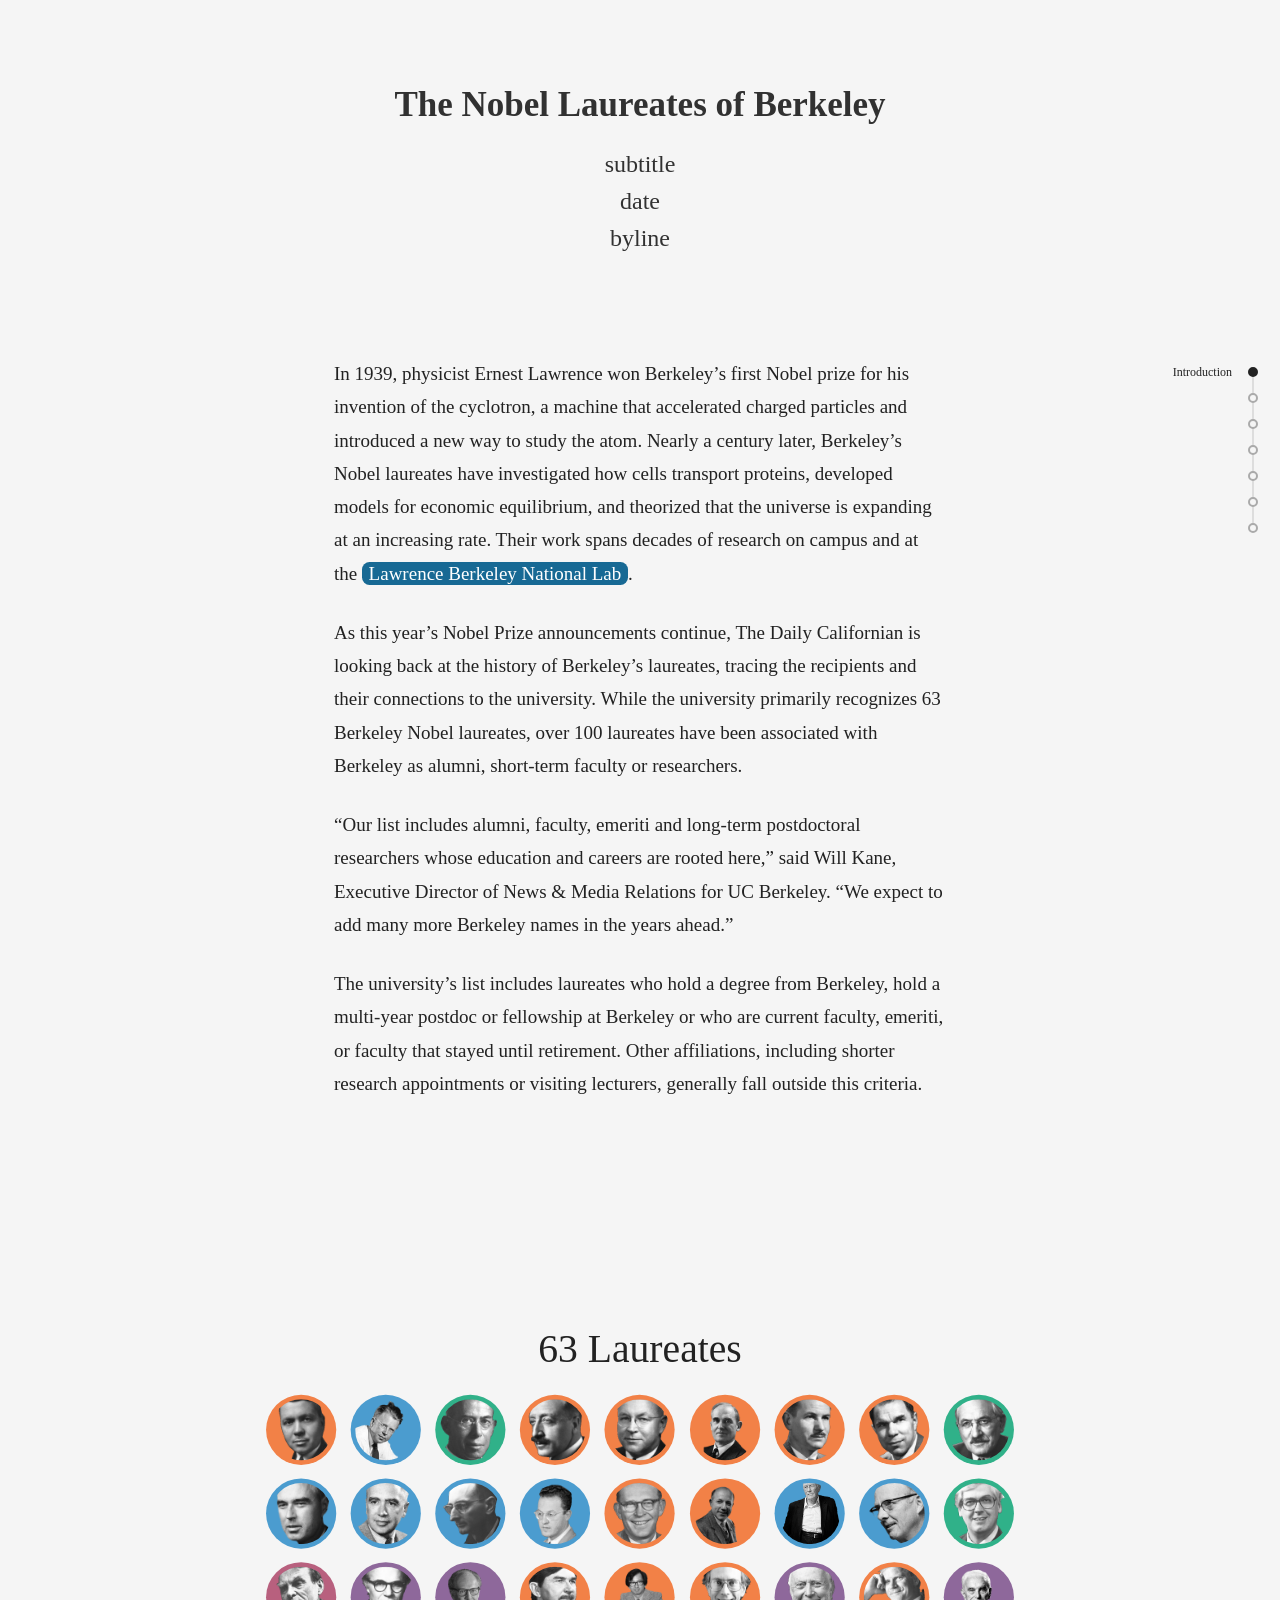
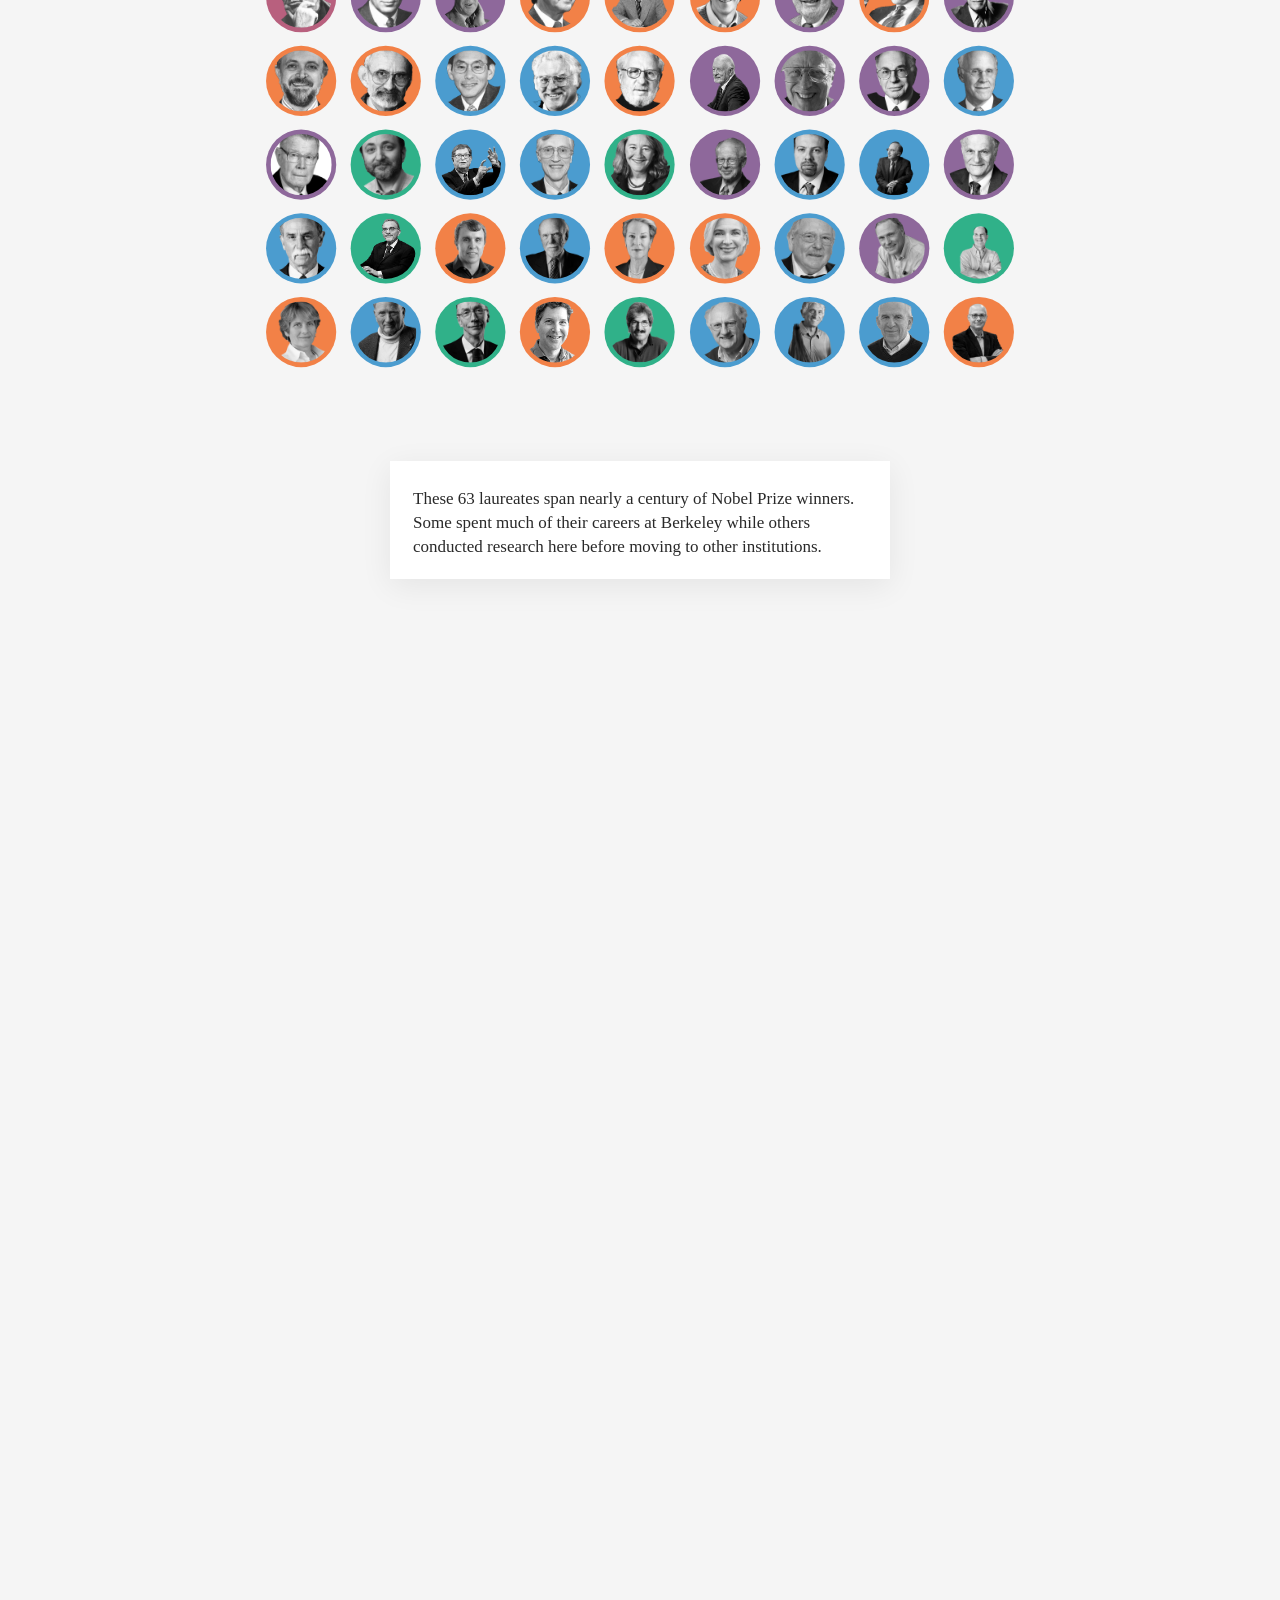
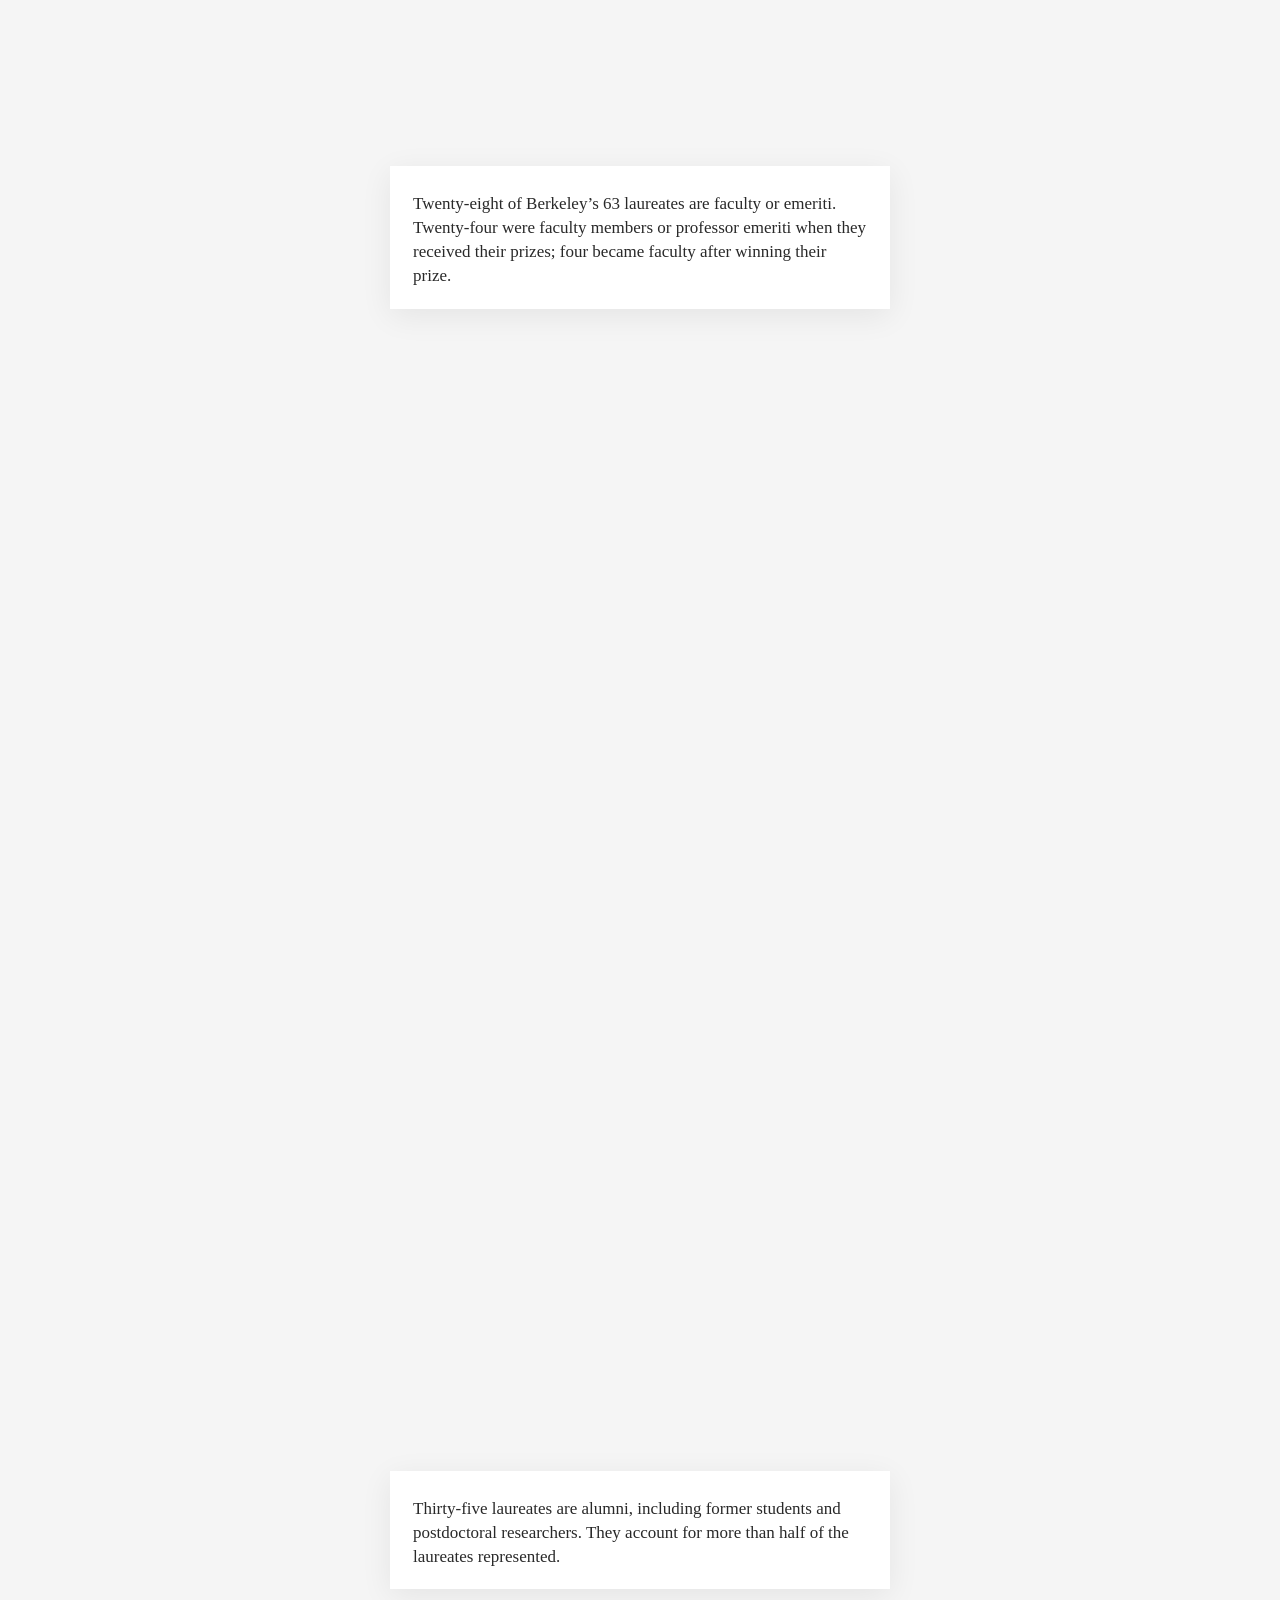
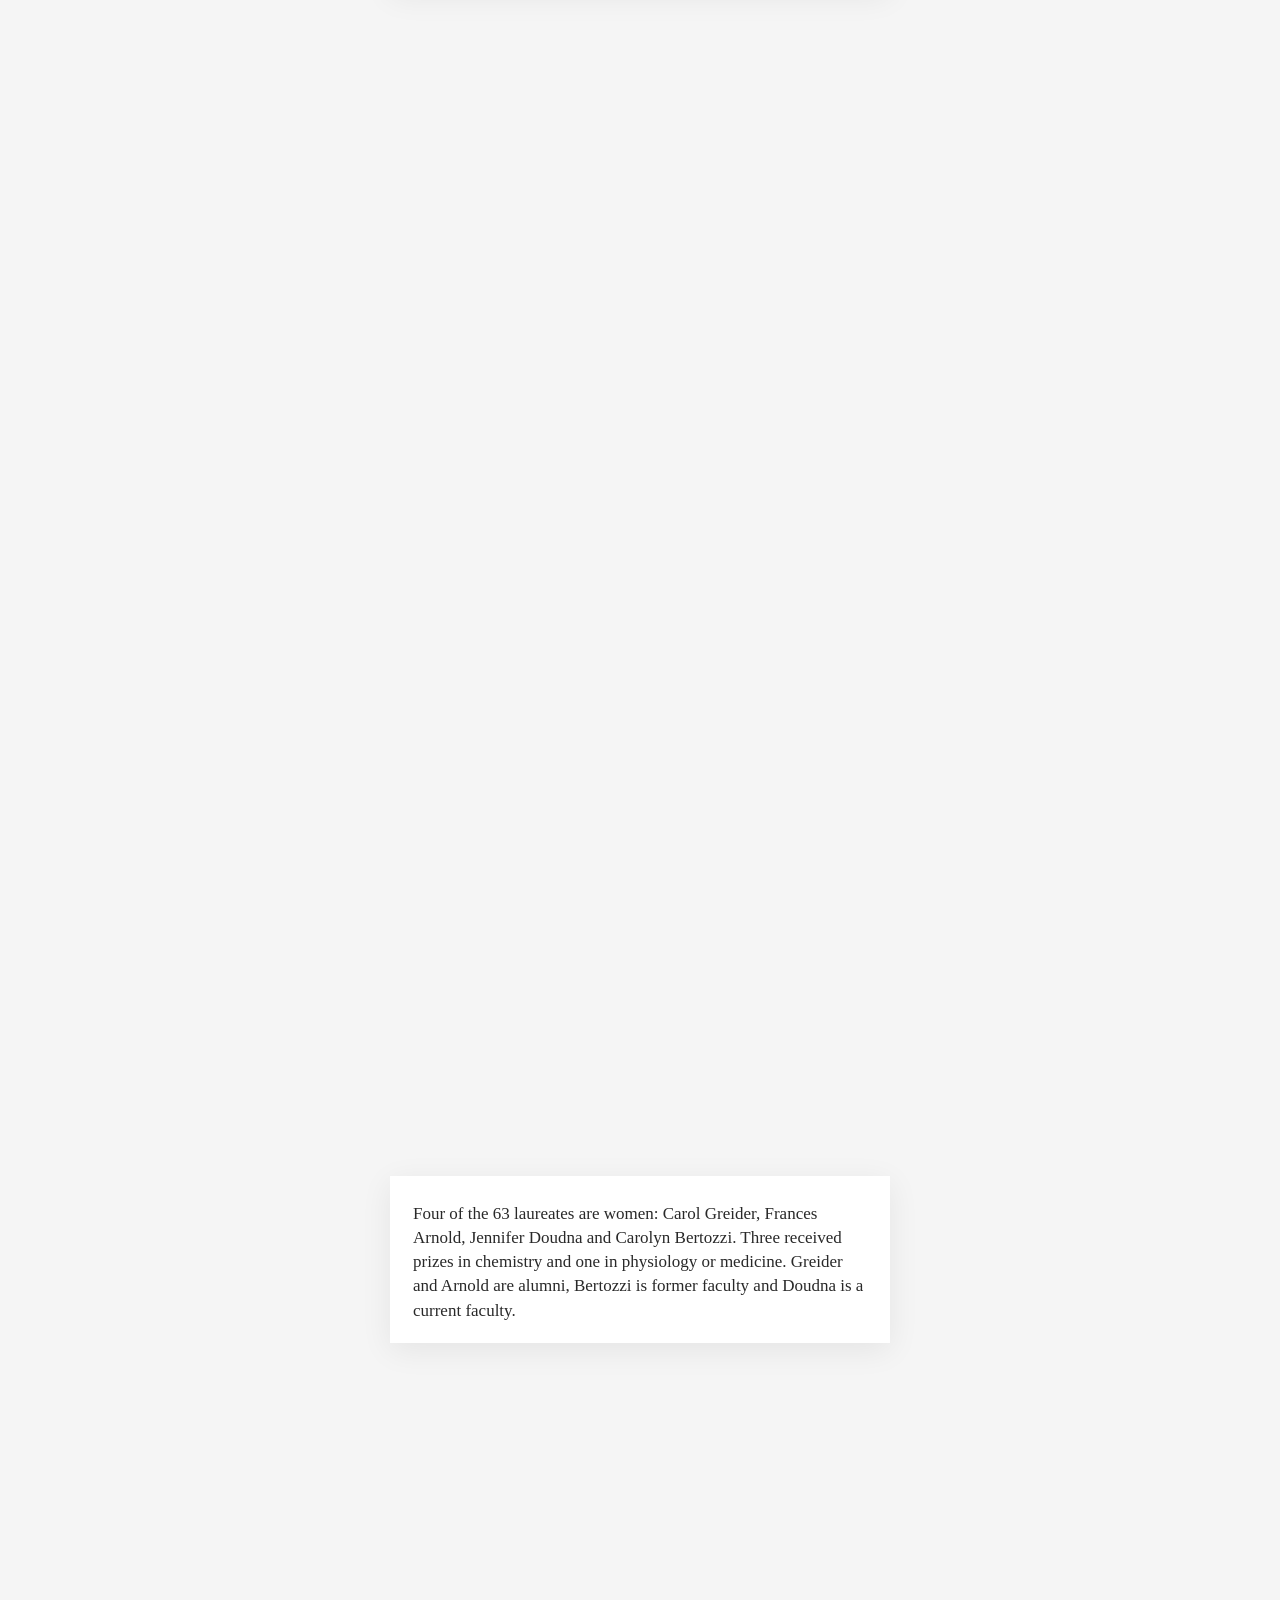
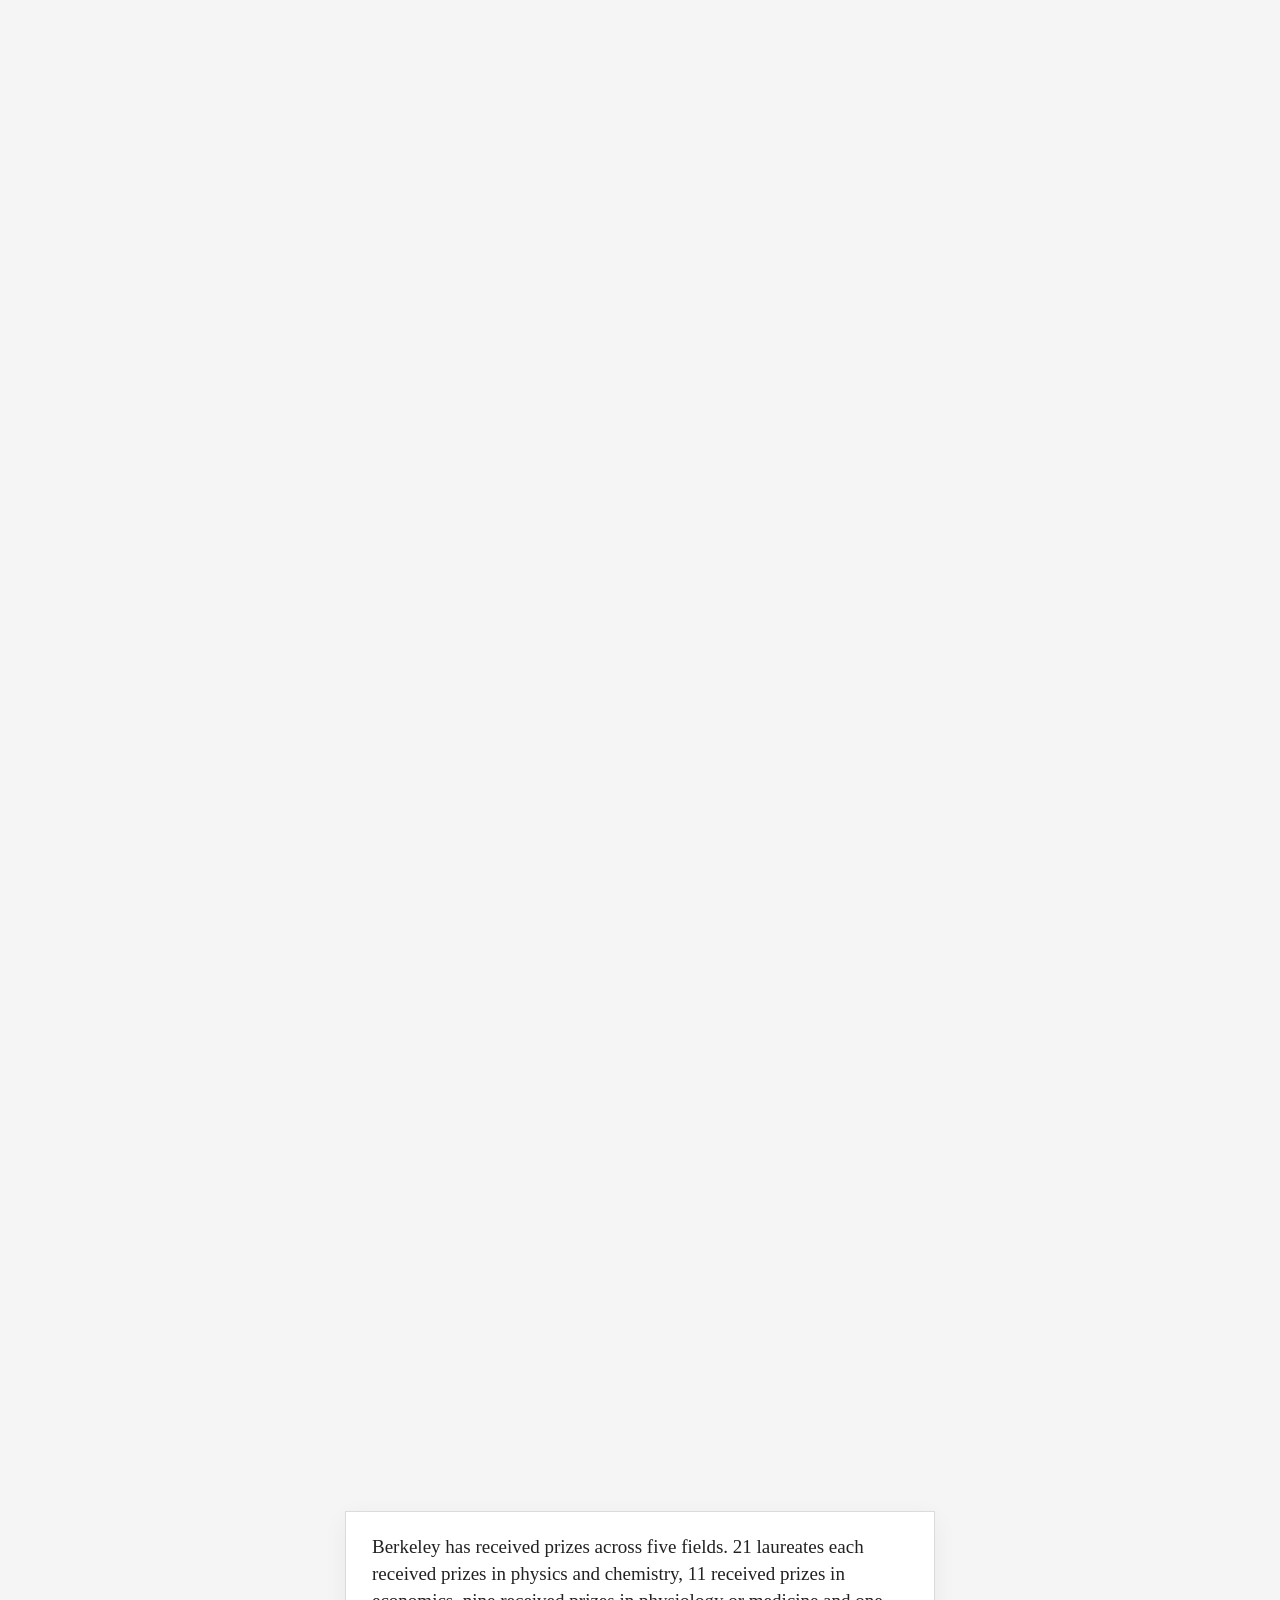
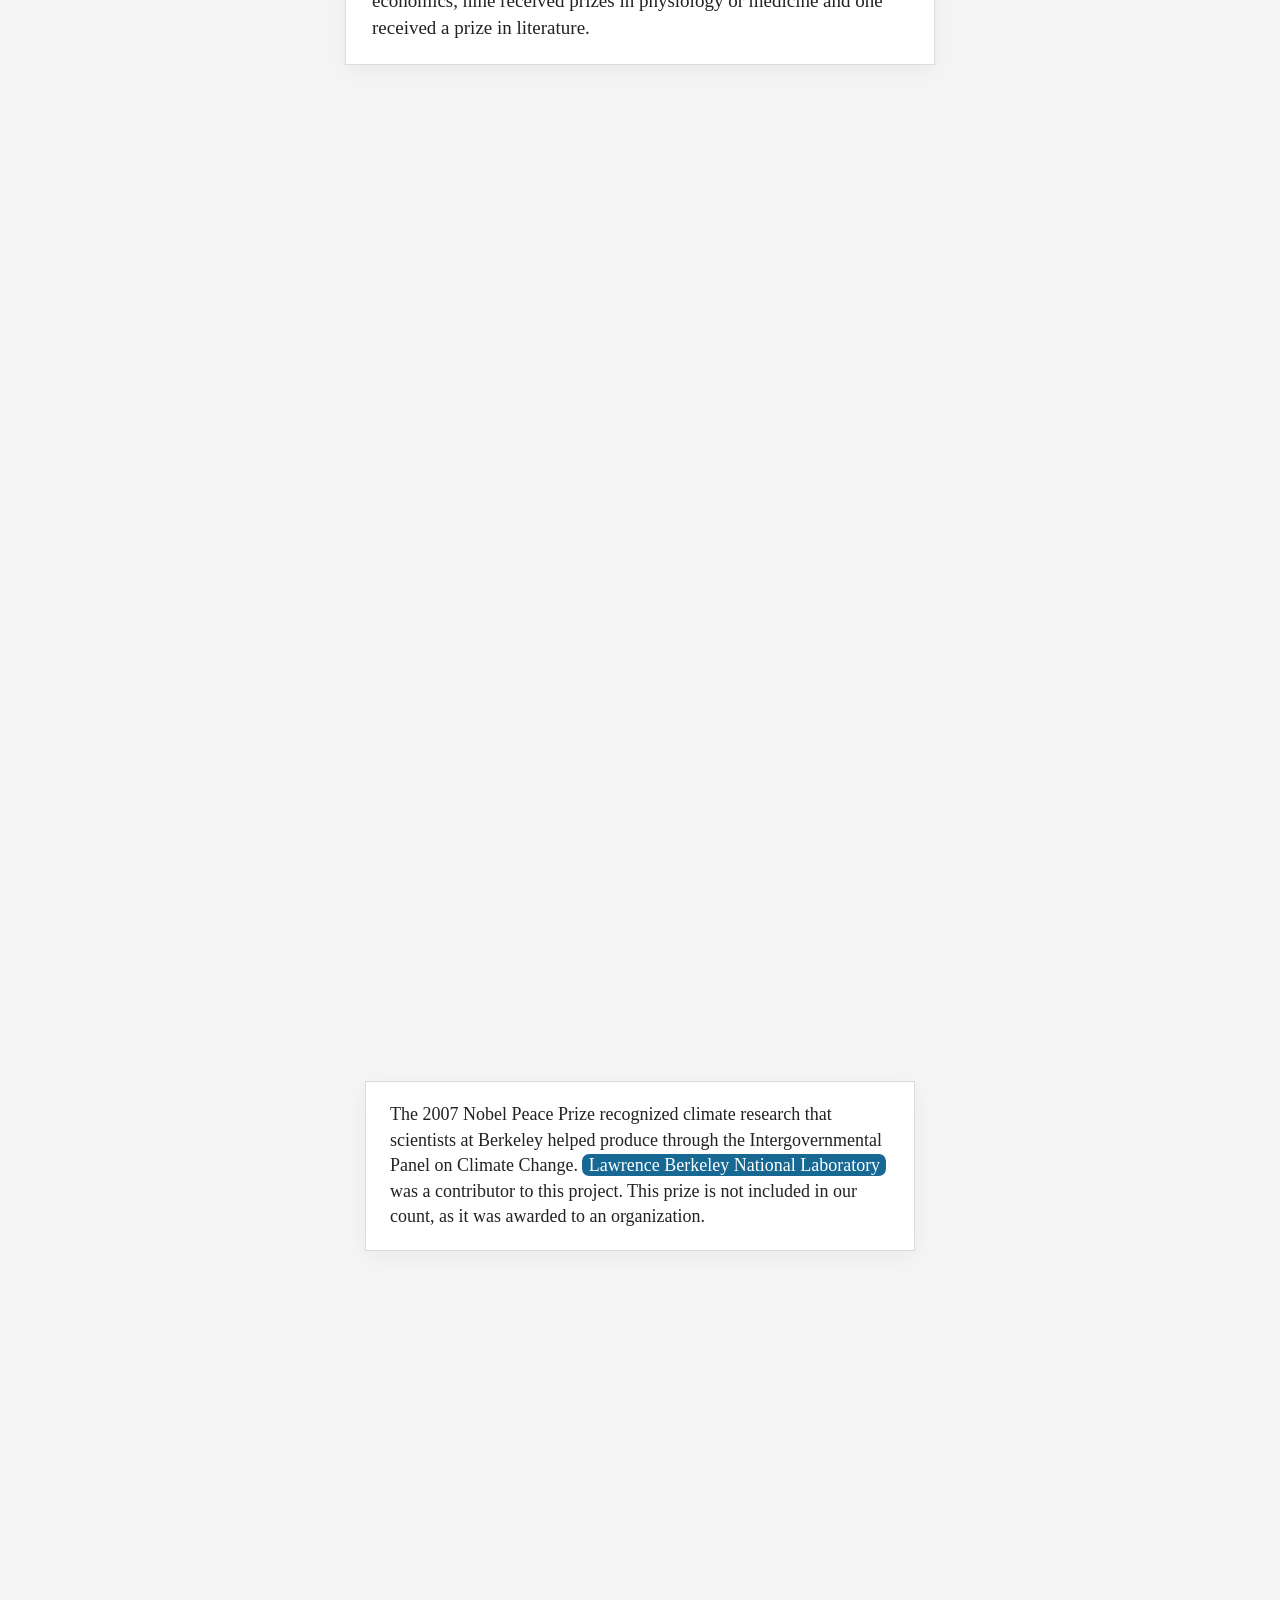
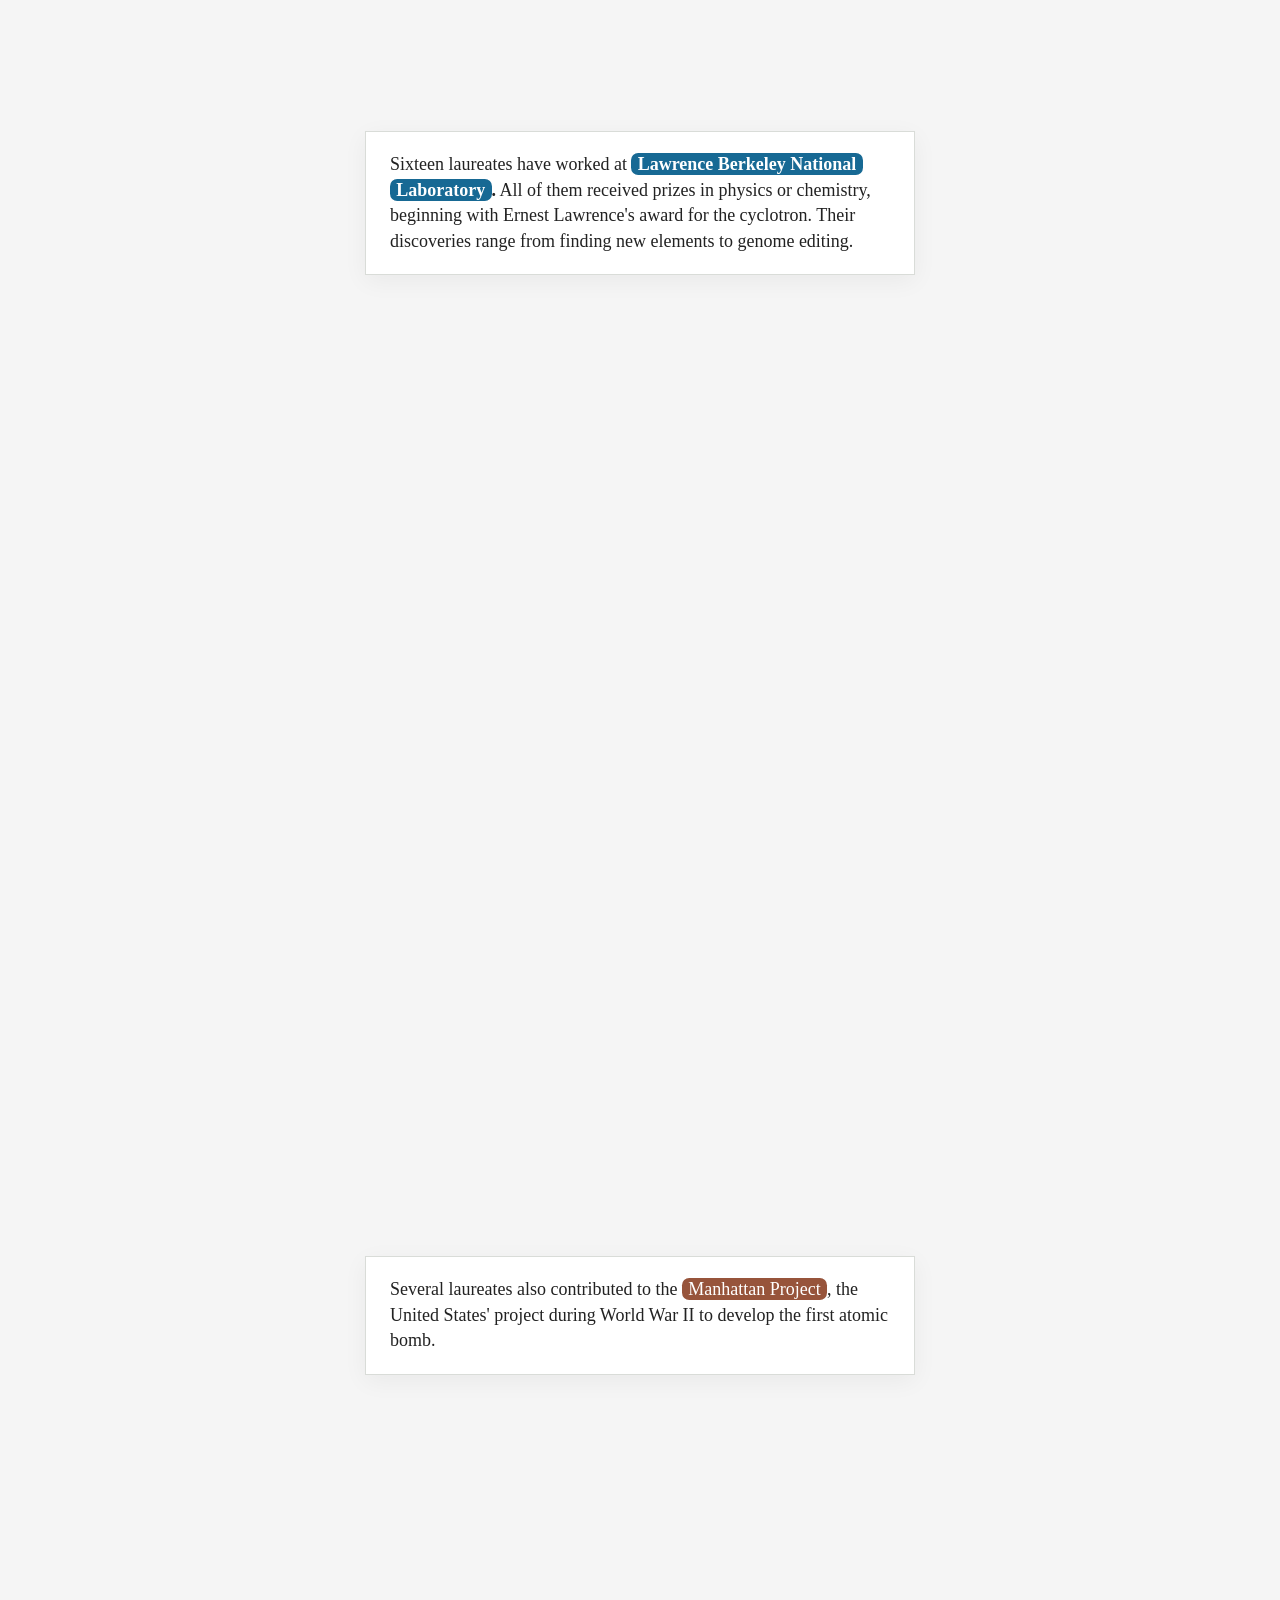
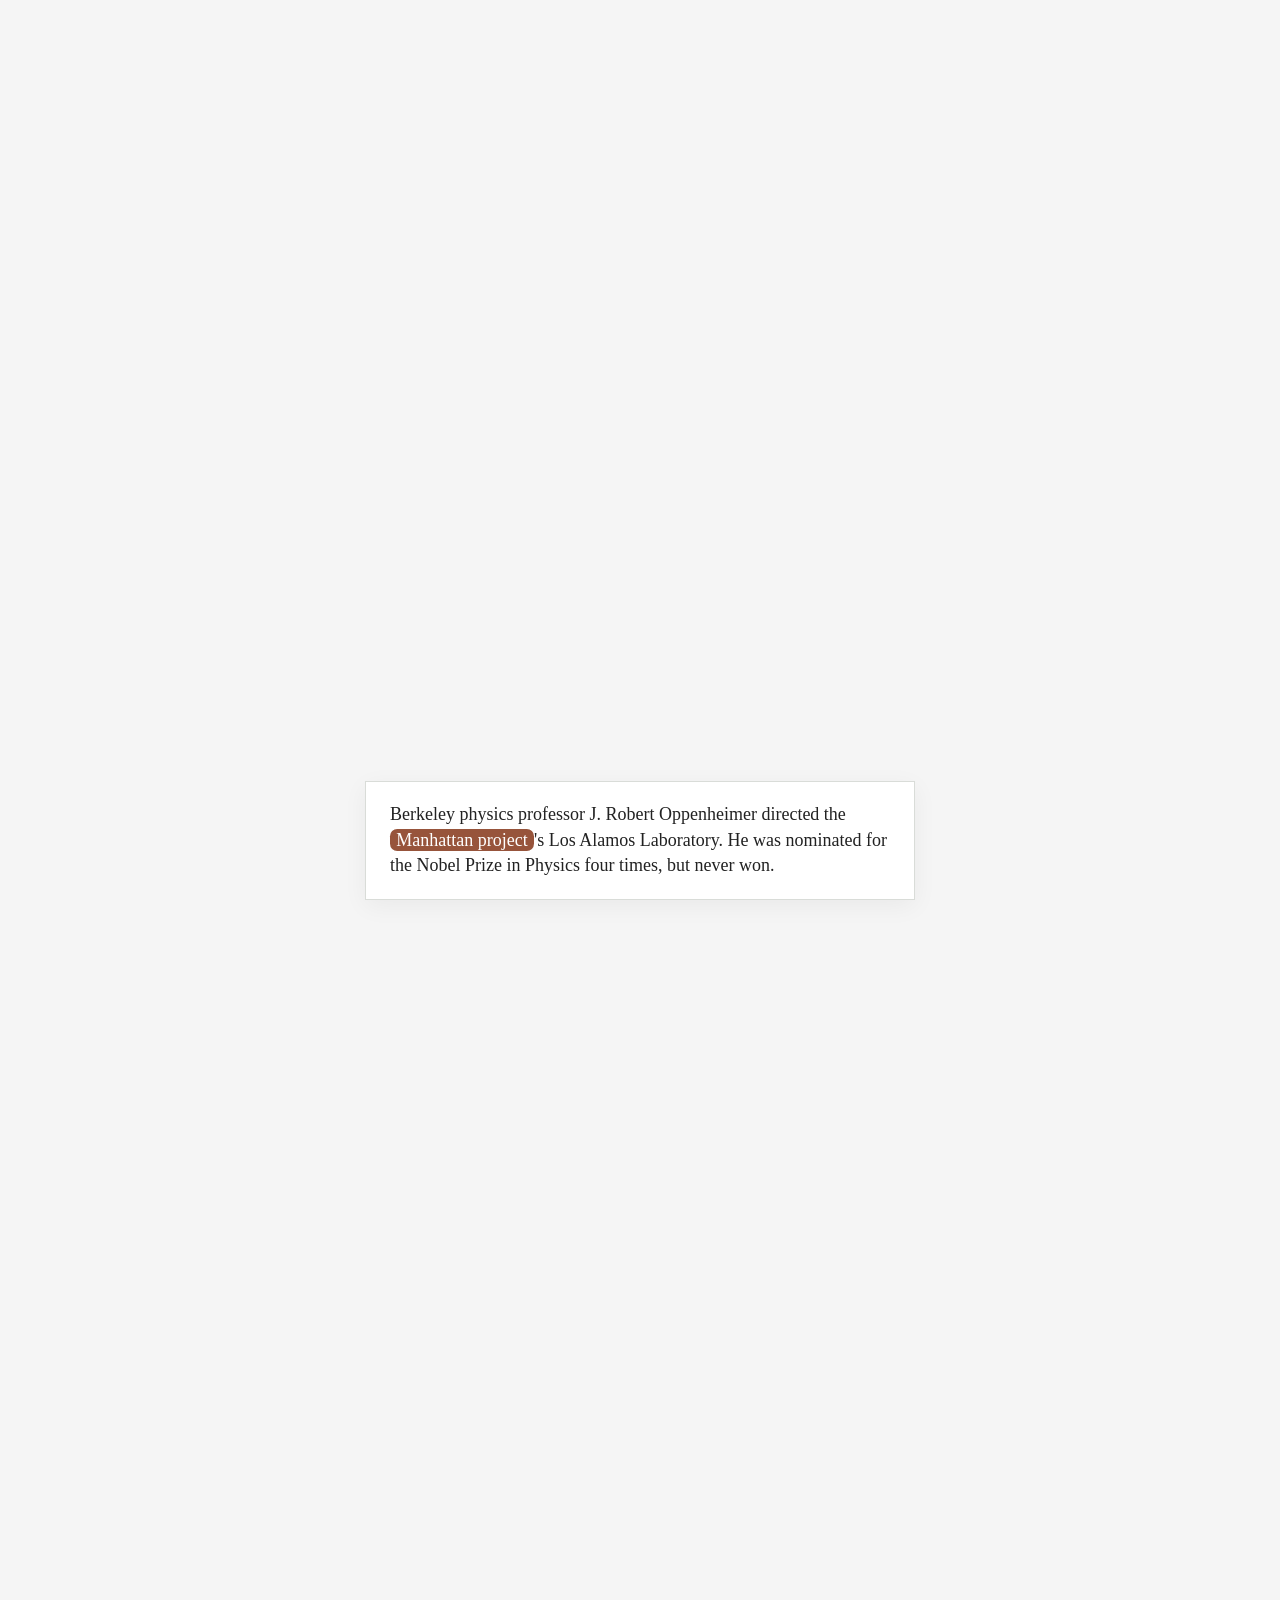
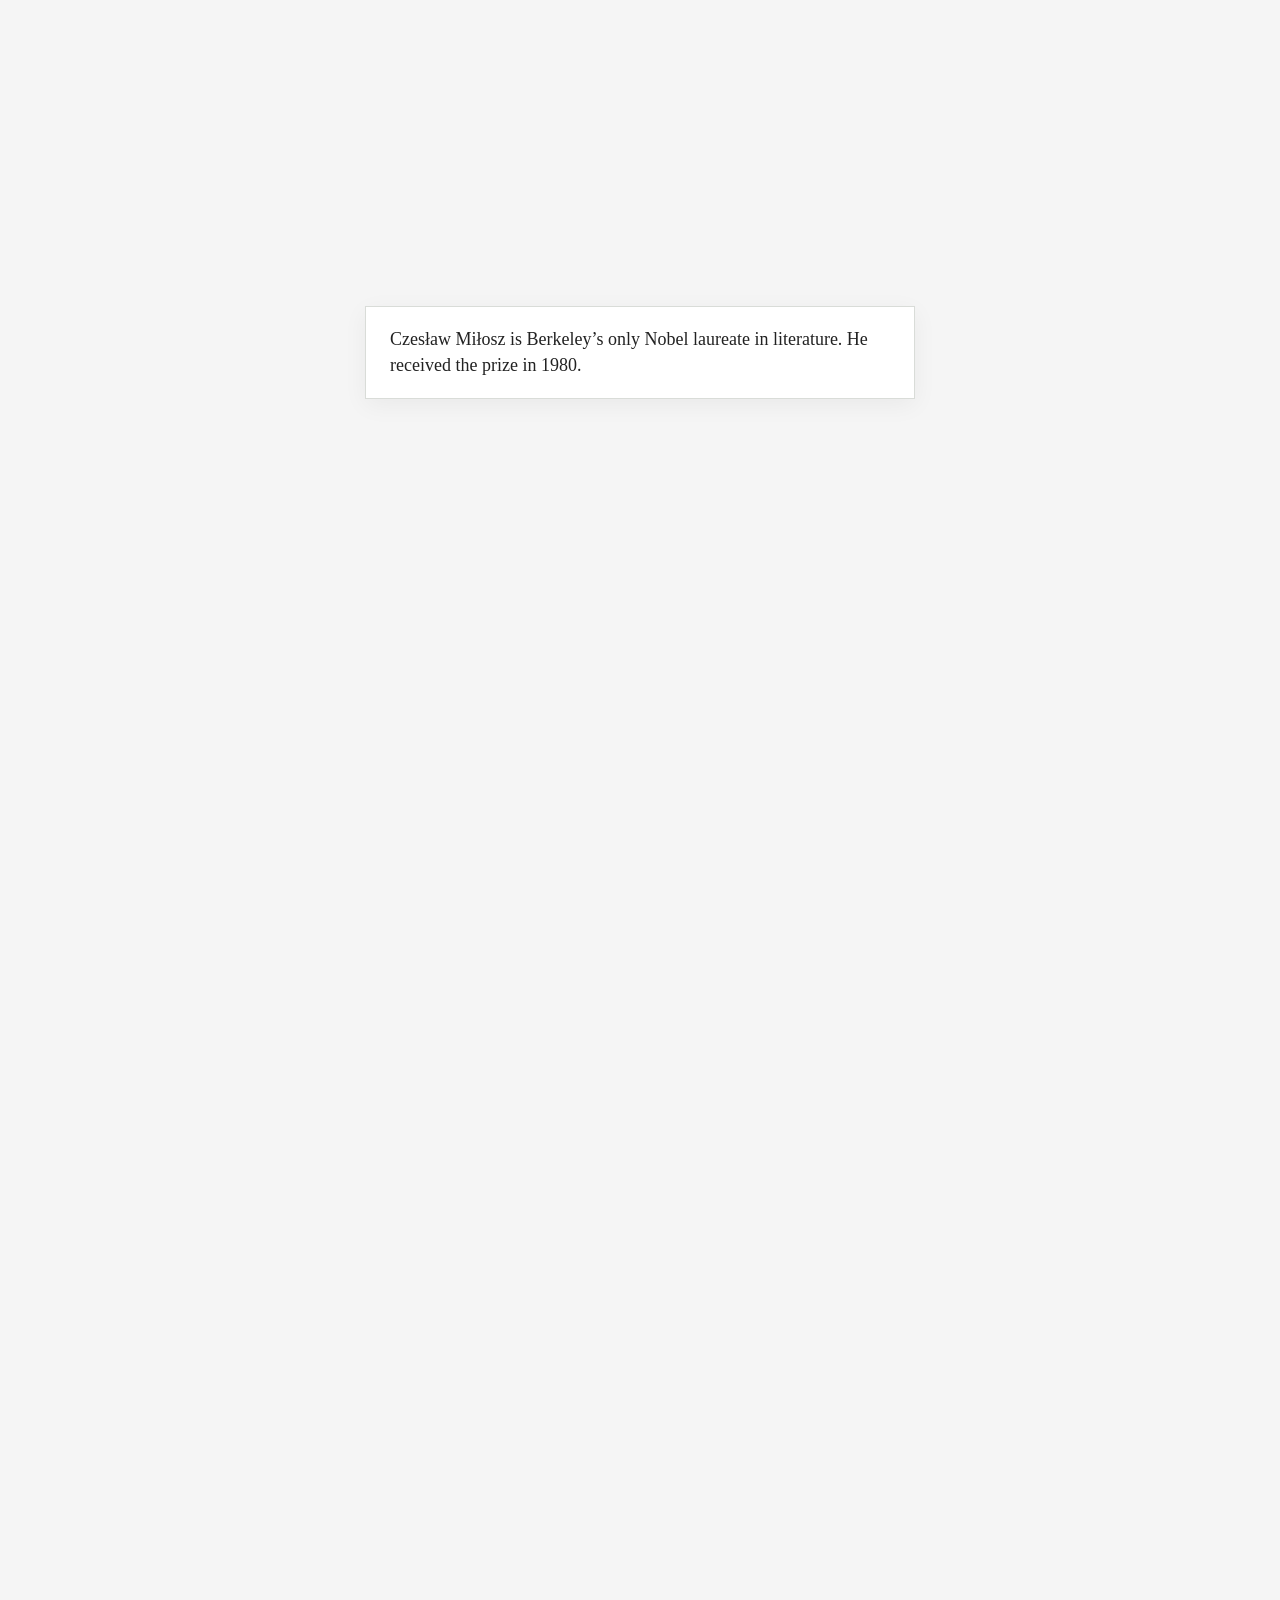
<file: index.html>
<!doctype html>
<html lang="en">
  <head>
    <meta charset="utf-8" />
    <meta name="viewport" content="width=device-width, initial-scale=1" />
    <title>The Nobel Laureates of Berkeley</title>
    <link rel="stylesheet" href="css/story.css?v=20261008-times" />
    <link rel="stylesheet" href="css/intro.css?v=20261008-tooltip" />
    <link rel="stylesheet" href="css/parking-lot.css?v=20261008-cleanup" />
    <link rel="stylesheet" href="css/decade.css?v=20261008-index-1901" />
    <link rel="stylesheet" href="css/age-chart.css?v=20261008-fonts-paper" />
    <link rel="stylesheet" href="css/year-timeline.css?v=20261009-portion-hold" />
    <link rel="stylesheet" href="css/map-story.css?v=20261008-inst-list" />
    <link rel="stylesheet" href="css/story-index.css?v=20261009-focus-label" />
  </head>
  <body>
    <main>
      <header class="article-header">
        <h1>The Nobel Laureates of Berkeley</h1>
        <p class="article-header__subtitle">subtitle</p>
        <p class="article-header__subtitle">date</p>
        <p class="article-header__subtitle">byline</p>
      </header>
      <section class="prose opening-text">
        <p>In 1939, physicist Ernest Lawrence won Berkeley’s first Nobel prize for his invention of the cyclotron, a machine that accelerated charged particles and introduced a new way to study the atom. Nearly a century later, Berkeley’s Nobel laureates have investigated how cells transport proteins, developed models for economic equilibrium, and theorized that the universe is expanding at an increasing rate. Their work spans decades of research on campus and at the Lawrence Berkeley National Lab.</p>
        <p>As this year’s Nobel Prize announcements continue, The Daily Californian is looking back at the history of Berkeley’s laureates, tracing the recipients and their connections to the university. While the university primarily recognizes 63 Berkeley Nobel laureates, over 100 laureates have been associated with Berkeley as alumni, short-term faculty or researchers.</p>
        <p>“Our list includes alumni, faculty, emeriti and long-term postdoctoral researchers whose education and careers are rooted here,” said Will Kane, Executive Director of News & Media Relations for UC Berkeley. “We expect to add many more Berkeley names in the years ahead.”</p>
        <p>The university’s list includes laureates who hold a degree from Berkeley, hold a multi-year postdoc or fellowship at Berkeley or who are current faculty, emeriti, or faculty that stayed until retirement. Other affiliations, including shorter research appointments or visiting lecturers, generally fall outside this criteria.</p>
      </section>

      <section class="intro-scrolly" aria-label="Berkeley-connected Nobel laureates">
        <figure class="intro-visual">
          <div class="intro-visual__composition">
            <h2 class="intro-visual__heading">63 Laureates</h2>
            <div class="intro-visual__grid" id="intro-portrait-grid" aria-label="Berkeley-connected Nobel laureates"></div>
          </div>
            <div class="parking-lot__canvas">
              <svg class="parking-lot__svg parking-lot__svg--desktop" viewBox="0 0 1200 510" role="img" aria-label="Five parking bays for the Nobel Prize fields">
                <rect class="parking-lot__asphalt" x="24" y="45" width="1152" height="420" fill="#272b2f"/>
                <path class="parking-lot__stripe" pathLength="1" d="M24 356 Q318 354 600 357 T1176 355"/>
                <g class="parking-lot__stalls">
                  <path pathLength="1" d="M85 95 Q83 252 85 426"/>
                  <path pathLength="1" d="M290 95 Q292 248 290 426"/>
                  <path pathLength="1" d="M495 95 Q493 255 495 426"/>
                  <path pathLength="1" d="M700 95 Q702 245 700 426"/>
                  <path pathLength="1" d="M905 95 Q903 257 905 426"/>
                  <path pathLength="1" d="M1110 95 Q1112 251 1110 426"/>
                </g>
                <g class="parking-lot__dots"></g>
              </svg>
              <svg class="parking-lot__svg parking-lot__svg--mobile" viewBox="0 0 500 770" role="img" aria-label="Five parking bays for the Nobel Prize fields">
                <rect class="parking-lot__asphalt" x="15" y="25" width="470" height="720" fill="#272b2f"/>
                <path class="parking-lot__stripe" pathLength="1" d="M165 25 Q163 382 166 745"/>
                <g class="parking-lot__stalls">
                  <path pathLength="1" d="M27 60 Q238 58 475 60"/>
                  <path pathLength="1" d="M27 190 Q241 192 475 190"/>
                  <path pathLength="1" d="M27 320 Q236 318 475 320"/>
                  <path pathLength="1" d="M27 450 Q244 452 475 450"/>
                  <path pathLength="1" d="M27 580 Q237 578 475 580"/>
                  <path pathLength="1" d="M27 710 Q239 712 475 710"/>
                </g>
                <g class="parking-lot__dots"></g>
              </svg>
              <div class="parking-lot__labels">
                <div class="parking-lot__field" data-category="Physics"><span class="parking-lot__name">Physics</span><span class="parking-lot__count"></span></div>
                <div class="parking-lot__field" data-category="Chemistry"><span class="parking-lot__name">Chemistry</span><span class="parking-lot__count"></span></div>
                <div class="parking-lot__field" data-category="Economics"><span class="parking-lot__name">Economics</span><span class="parking-lot__count"></span></div>
                <div class="parking-lot__field" data-category="Physiology or Medicine"><span class="parking-lot__name">Medicine</span><span class="parking-lot__count"></span></div>
                <div class="parking-lot__field" data-category="Literature"><span class="parking-lot__name">Literature</span><span class="parking-lot__count"></span></div>
              </div>
            </div>
          <div class="decade-chart" aria-label="Berkeley Nobel laureates by decade">
            <svg class="decade-chart__svg decade-chart__svg--desktop" viewBox="0 0 1200 520" role="img" aria-label="Nobel laureates from the 1930s through the 2020s, colored by prize field"></svg>
            <svg class="decade-chart__svg decade-chart__svg--mobile" viewBox="0 0 500 770" role="img" aria-label="Nobel laureates from the 1930s through the 2020s, colored by prize field"></svg>
          </div>
          <div class="age-chart" aria-label="Age at award by decade">
            <svg class="age-chart__svg age-chart__svg--desktop" viewBox="0 0 1200 520" role="img" aria-label="Individual ages and average age at award by decade"></svg>
            <svg class="age-chart__svg age-chart__svg--mobile" viewBox="0 0 500 770" role="img" aria-label="Individual ages and average age at award by decade"></svg>
          </div>
          <div class="year-story" aria-label="Berkeley Nobel laureates by year"></div>
          <div class="faculty-story" aria-label="Berkeley faculty laureates"></div>
          <div class="map-story" aria-label="Laureates grouped by country of birth"></div>
          <div class="intro-visual__footer">
            <div class="intro-visual__key" aria-label="Portrait border colors show Nobel Prize category"></div>
          </div>
        </figure>
        <div class="intro-scrolly__steps">
          <section class="intro-scrolly__step" data-focus="all" aria-label="All laureates"></section>
          <section class="intro-scrolly__step" data-focus="all" aria-label="Berkeley laureates overview">
            <div class="intro-scrolly__box"><p class="intro-scrolly__box-copy">These 63 laureates span nearly a century of Nobel Prize winners. Some spent much of their careers at Berkeley while others conducted research here before moving to other institutions.</p></div>
          </section>
          <section class="intro-scrolly__step" data-focus="Faculty" aria-label="Faculty laureates">
            <div class="intro-scrolly__box"><p class="intro-scrolly__box-copy">Twenty-eight of Berkeley’s 63 laureates are faculty or emeriti. Twenty-four were faculty members or professor emeriti when they received their prizes; four became faculty after winning their prize.</p></div>
          </section>
          <section class="intro-scrolly__step" data-focus="Alumni" aria-label="Alumni laureates">
            <div class="intro-scrolly__box"><p class="intro-scrolly__box-copy">Thirty-five laureates are alumni, including former students and postdoctoral researchers. They account for more than half of the laureates represented.</p></div>
          </section>
          <section class="intro-scrolly__step" data-focus="Women" aria-label="Women laureates">
            <div class="intro-scrolly__box"><p class="intro-scrolly__box-copy">Four of the 63 laureates are women: Carol Greider, Frances Arnold, Jennifer Doudna and Carolyn Bertozzi. Three received prizes in chemistry and one in physiology or medicine. Greider and Arnold are alumni, Bertozzi is former faculty and Doudna is a current faculty.</p></div>
          </section>
          <section class="intro-scrolly__step" data-parking-step="morph" aria-label="Portraits become colored marks"></section>
          <section class="intro-scrolly__step" data-parking-step="context" aria-label="Berkeley Nobel parking spaces">
            <div class="intro-scrolly__box intro-scrolly__box--parking"><p>Berkeley has received prizes across five fields. 21 laureates each received prizes in physics and chemistry, 11 received prizes in economics, nine received prizes in physiology or medicine and one received a prize in literature.</p></div>
          </section>
          <section class="intro-scrolly__step" data-parking-step="peace" aria-label="A note on the 2007 Nobel Peace Prize">
            <div class="intro-scrolly__box intro-scrolly__box--story"><p>The 2007 Nobel Peace Prize recognized climate research that scientists at Berkeley helped produce through the Intergovernmental Panel on Climate Change. Lawrence Berkeley National Laboratory was a contributor to this project. This prize is not included in our count, as it was awarded to an organization.</p></div>
          </section>
          <section class="intro-scrolly__step" data-parking-step="fill" aria-label="All laureates fill their prize-category parking bays">
          </section>
          <section class="intro-scrolly__step" data-parking-step="lab" aria-label="Berkeley Lab laureates highlighted">
            <div class="intro-scrolly__box intro-scrolly__box--story"><p>Sixteen laureates have worked at <strong>Lawrence Berkeley National Laboratory.</strong> All of them received prizes in physics or chemistry, beginning with Ernest Lawrence's award for the cyclotron. Their discoveries range from finding new elements to genome editing.</p></div>
          </section>
          <section class="intro-scrolly__step" data-parking-step="manhattan" aria-label="Manhattan Project laureates highlighted">
            <div class="intro-scrolly__box intro-scrolly__box--story"><p>Several laureates also contributed to the Manhattan Project, the United States' project during World War II to develop the first atomic bomb.</p></div>
          </section>
          <section class="intro-scrolly__step" data-parking-step="oppenheimer" aria-label="Oppenheimer and the Manhattan Project">
            <div class="intro-scrolly__box intro-scrolly__box--story"><p>Berkeley physics professor J. Robert Oppenheimer directed the Manhattan project's Los Alamos Laboratory. He was nominated for the Nobel Prize in Physics four times, but never won.</p></div>
          </section>
          <section class="intro-scrolly__step" data-parking-step="literature" aria-label="Literature laureate highlighted">
            <div class="intro-scrolly__box intro-scrolly__box--story"><p>Czesław Miłosz is Berkeley’s only Nobel laureate in literature. He received the prize in 1980.</p></div>
          </section>
          <section class="intro-scrolly__step intro-scrolly__step--decade" data-decade-step="fields" aria-label="Prize fields by decade">
          </section>
          <section class="intro-scrolly__step intro-scrolly__step--decade" data-decade-step="economics-medicine" aria-label="Recent economics and physiology or medicine laureates highlighted">
            <div class="intro-scrolly__box intro-scrolly__box--story"><p>Twenty laureates received prizes in economics or physiology or medicine. Five of the 11 economics laureates won during the 2000s. Six of the nine physiology or medicine laureates received their prizes from 2000 onward.</p></div>
          </section>
          <section class="intro-scrolly__step intro-scrolly__step--decade" data-decade-step="totals" aria-label="Total laureates by decade">
            <div class="intro-scrolly__box intro-scrolly__box--story"><p>The number of prize recipients rose from two in the 1930s to 13 between 2020 and 2025, though increases are not consistent across all decades.</p></div>
          </section>
          <section class="intro-scrolly__step intro-scrolly__step--age" data-story-step="age" aria-label="Age at award by decade">
            <div class="intro-scrolly__box intro-scrolly__box--story"><p>The average age of prize recipients rose from about 40 in the 1930s to 67 in the 2020s.</p></div>
          </section>
          <section class="intro-scrolly__step intro-scrolly__step--age" data-story-step="age-hold" aria-label="Age graph continued">
          </section>
          <section class="intro-scrolly__step intro-scrolly__step--map" data-story-step="birth-map" aria-label="Country of birth">
            <div class="intro-scrolly__box intro-scrolly__box--story"><p>Berkeley’s laureates were born in 14 countries. Forty-seven were born in the United States.</p></div>
          </section>
          <section class="intro-scrolly__step intro-scrolly__step--map" data-story-step="map-affiliations" aria-label="Affiliations at the time of the award">
            <div class="intro-scrolly__box intro-scrolly__box--story"><p>A connection to Berkeley did not always mean working here when the prize was awarded. Laureates’ affiliations at the time included universities and research institutions across the United States, Europe and Asia.</p></div>
          </section>
          <section class="intro-scrolly__step intro-scrolly__step--map" data-story-step="map-asia" aria-label="Award affiliations in Asia">
          </section>
          <section class="intro-scrolly__step intro-scrolly__step--map" data-story-step="map-europe" aria-label="Award affiliations in Europe">
          </section>
          <section class="intro-scrolly__step intro-scrolly__step--map" data-story-step="map-us-east" aria-label="Award affiliations in the eastern United States">
          </section>
          <section class="intro-scrolly__step intro-scrolly__step--map" data-story-step="map-us-west" aria-label="Award affiliations in the western United States">
          </section>
          <section class="intro-scrolly__step intro-scrolly__step--map" data-story-step="map-berkeley" aria-label="Berkeley award affiliations">
            <div class="intro-scrolly__box intro-scrolly__box--story"><p>Twenty-four laureates were Berkeley faculty members or professor emeriti when they received their Nobel Prizes. Their awards span all five fields represented.</p></div>
          </section>
        </div>
      </section>

      <dialog class="intro-profile" id="intro-profile" aria-labelledby="intro-profile-name">
        <button class="intro-profile__close" type="button" aria-label="Close profile">×</button>
        <div class="intro-profile__content"></div>
      </dialog>

      <section class="prose closing-text">
        <p>Berkeley’s 63 Nobel laureates represent 7% of all Nobel laureates in chemistry, physics, medicine, literature and economics.</p>
        <p>For Randy Schekman, who won the 2013 Nobel Prize in Physiology or Medicine, Berkeley’s research culture has been central to his career. He recalled the “special cozy feeling” he experienced when first visiting the university in 1975.</p>
        <p>“We don't have the deep pockets of a place like Harvard, Yale, Princeton, or Stanford. So we have to be interdependent in a way that is much less common,” Schekman said. “And we are all keenly interested in applying our work.”</p>
        <p>However, Schekman is worried about the future of research amidst funding cuts and the political climate.</p>
        <p>“We admit many fewer graduate students because faculty can't afford them. Over the next two years, people are going to be closing their labs,” he said.</p>
        <p>Still, Schekman emphasized the importance of preserving curiosity-driven research. He pointed to Jennifer Doudna’s Nobel-Prize winning research on CRISPR, which was built on decades of previous discoveries.</p>
        <p>"I think my concern going forward is that we don't lose sight of that investment in basic science," Schekman said.</p>
        <p>As Nobel prizes are announced throughout the week, Berkeley will be preparing for additions to its list of laureates.</p>

      </section>
    </main>
    <div
      id="laureate-tooltip"
      class="laureate-tooltip"
      role="tooltip"
      hidden
    ></div>
    <script src="js/category-colors.js?v=20261008-cleanup"></script>
    <script src="js/historical-notes.js?v=20261008-cleanup"></script>
    <script src="js/intro.js?v=20261008-final-copy"></script>
    <script src="js/parking-lot.js?v=20261008-cleanup"></script>
    <script src="js/decade.js?v=20261008-final-copy"></script>
    <script src="js/age-chart.js?v=20261008-cleanup"></script>
    <script src="js/year-timeline.js?v=20261008-final-copy"></script>
    <script src="js/vendor/d3.min.js"></script>
    <script src="js/vendor/topojson-client.min.js"></script>
    <script src="js/map-story.js?v=20261008-cleanup"></script>
    <script src="js/parking-bridge.js?v=20261008-final-copy"></script>
    <script src="js/story-index.js?v=20261008-index-1901"></script>
  </body>
</html>
</file>
<file: css/story.css>
:root {
  --paper: #f5f5f5;
  --ink: #222;
  --muted: #707070;
  --rule: #ddd;
  --graphic-font: "Times New Roman", Times, serif;
  --reading-font: "Times New Roman", Times, serif;
}
* {
  box-sizing: border-box;
}
body {
  margin: 0;
  background: var(--paper);
  color: var(--ink);
}
.article-header {
  padding: 85px 15px 15px;
  background: #f5f5f5;
  text-align: center;
  color: rgba(0, 0, 0, .8);
}
.article-header h1 {
  max-width: 640px;
  margin: 0 auto 26.1px;
  font: 600 35px/normal var(--reading-font);
}
.article-header__subtitle {
  max-width: 640px;
  margin: 0 auto 10px;
  font: 300 24px/normal var(--reading-font);
}
@media (max-width: 600px) {
  .article-header { padding: 65px 24px 15px; }
  .article-header h1, .article-header__subtitle { max-width: 350px; }
}
.prose {
  max-width: 660px;
  margin: auto;
  padding: 80px 24px;
  font: 19px/1.75 var(--reading-font);
}
.prose p {
  margin: 0 0 26px;
}
h1 {
  font: 400 40px/1.2 var(--reading-font);
  margin: 0 0 22px;
}
.byline,
.credits {
  font: 12px/1.6 var(--graphic-font);
  color: var(--muted);
}
.scrolly {
  position: relative;
}
.sticky-graphic {
  position: sticky;
  top: 0;
  height: 100svh;
  width: 100%;
  margin: 0;
  padding: 20px max(24px, calc((100vw - 1180px) / 2)) 16px;
  display: flex;
  flex-direction: column;
  background: var(--paper);
}
.story-steps {
  position: relative;
  margin-top: -100svh;
  pointer-events: none;
}
.step {
  min-height: 230svh;
  padding: 12svh 24px 0;
  display: flex;
  align-items: flex-start;
  justify-content: center;
}
.text-box {
  width: min(100%, 630px);
  padding: 22px 27px;
  background: rgba(255, 255, 255, 0.97);
  pointer-events: auto;
  border: 1px solid #eee;
  font: 18px/1.5 var(--reading-font);
}
.text-box h2 {
  font: 500 24px/1.22 var(--graphic-font);
  letter-spacing: -0.5px;
  margin: 0 0 12px;
}
.text-box p {
  margin: 0;
}
.text-box p + p {
  margin-top: 12px;
}
.text-box .editor-note {
  font: 11px/1.5 var(--graphic-font);
  color: #87694d;
}
.explore-step {
  min-height: 300svh;
}
.closing-text {
  padding-top: 100px;
  padding-bottom: 100px;
}
@media (max-width: 700px) {
  .prose {
    padding: 55px 24px;
    font-size: 18px;
  }
  h1 {
    font-size: 34px;
  }
  .sticky-graphic {
    padding: 16px 16px 12px;
  }
  .step {
    padding: 10svh 16px 0;
    min-height: 250svh;
  }
  .text-box {
    padding: 17px 20px;
    font-size: 16px;
    line-height: 1.5;
  }
  .text-box h2 {
    font-size: 21px;
  }
  .explore-step {
    min-height: 320svh;
  }
}
.lab-mention, .manhattan-mention {
  position: relative;
  padding: .05em .35em;
  border-radius: .4em;
  background: #176994;
  color: #fff;
  cursor: default;
  pointer-events: auto;
  box-decoration-break: clone;
  -webkit-box-decoration-break: clone;
}
.manhattan-mention { background: #97543b; }
.lab-mention:focus, .manhattan-mention:focus { outline: none; }
.lab-mention:focus-visible, .manhattan-mention:focus-visible { outline: 2px solid #176994; outline-offset: 2px; }
.manhattan-mention:focus-visible { outline-color: #97543b; }
.lab-mention::after, .manhattan-mention::after {
  content: attr(data-info);
  position: absolute;
  z-index: 30;
  left: 50%;
  top: calc(100% + 8px);
  width: max-content;
  max-width: min(260px, 80vw);
  padding: 9px 12px;
  border-radius: 6px;
  background: #fff;
  box-shadow: 0 6px 24px #00000024;
  color: #222;
  font: 400 13px/1.45 var(--graphic-font);
  text-align: left;
  white-space: normal;
  opacity: 0;
  visibility: hidden;
  transform: translate(-50%, -4px);
  transition: opacity .15s ease, transform .15s ease, visibility .15s;
  pointer-events: none;
}
.lab-mention:hover::after,
.lab-mention:focus-visible::after,
.manhattan-mention:hover::after,
.manhattan-mention:focus-visible::after {
  opacity: 1;
  visibility: visible;
  transform: translate(-50%, 0);
}
</file>
<file: css/intro.css>
[hidden] { display: none !important; }
.intro-scrolly { position: relative; }
.intro-visual {
  position: sticky;
  z-index: 1;
  top: 0;
  width: 100%;
  height: 100svh;
  margin: 0;
  padding: 0;
  background: var(--paper);
  font-family: var(--graphic-font);
}
.intro-visual__composition {
  position: absolute;
  top: calc(50% - 1svh);
  left: 50%;
  width: min(835px, calc(100vw - 48px), calc((100svh - 200px) * 1.7));
  transform: translate(-50%, -50%) scale(.9);
  transform-origin: center center;
}
.intro-visual__heading { margin: 0 0 24px; text-align: center; color: #222; font: 400 clamp(28px, 4vw, 44px)/1.15 var(--reading-font); }
.intro-visual__footer {
  position: absolute;
  z-index: 2;
  left: 0;
  right: 0;
  bottom: 2svh;
  padding: 5px 16px;
  background: var(--paper);
}
.intro-visual__key {
  display: flex;
  justify-content: center;
  flex-wrap: wrap;
  gap: 9px 22px;
  margin: 0 auto;
  padding-top: 0;
  color: #555;
  font: 11px/1.2 var(--graphic-font);
}
.intro-visual__key-item {
  display: inline-flex;
  align-items: center;
  gap: 7px;
  padding: 2px 0;
  border: 0;
  background: none;
  color: inherit;
  font: inherit;
  white-space: nowrap;
  cursor: pointer;
}
.intro-visual__key-item:hover,
.intro-visual__key-item[aria-pressed="true"] { color: #171717; text-decoration: underline; text-underline-offset: 4px; }
.intro-visual__key-item:focus-visible { outline: 1px solid #222; outline-offset: 3px; }
.intro-visual__key-dot { width: 10px; height: 10px; background: var(--category-color); border-radius: 50%; }
.intro-visual__grid {
  display: grid;
  grid-template-columns: repeat(9, minmax(0, 1fr));
  gap: 15px 13px;
  justify-items: center;
  width: 100%;
  margin: 0;
}
.intro-scrolly.is-bridging .intro-visual__grid,
.intro-scrolly.is-bridging .intro-visual__footer { opacity: 0; }
.intro-scrolly.is-bridging .intro-visual__grid { pointer-events: none; }
.intro-scrolly.is-bridging .intro-visual__composition { transition: none; }
.intro-portrait {
  position: relative;
  display: block;
  width: 100%;
  max-width: 78px;
  aspect-ratio: 1;
  padding: 0;
  border: 0;
  border-radius: 50%;
  background: var(--category-color);
  cursor: pointer;
  transition: transform .18s ease, opacity .45s ease;
}
.intro-portrait img {
  position: absolute;
  top: 5px;
  left: 5px;
  display: block;
  width: calc(100% - 10px);
  height: calc(100% - 10px);
  border: 0;
  border-radius: 50%;
  background: var(--category-color);
  object-fit: cover;
  filter: grayscale(1);
}
.intro-portrait:hover { transform: scale(1.04); }
.intro-portrait.is-dimmed { opacity: .12; }
.intro-portrait:focus { outline: none; }
.intro-portrait:focus-visible { filter: brightness(.92); }
.intro-scrolly__steps {
  position: relative;
  z-index: 9;
  margin-top: -100svh;
  pointer-events: none;
}
.intro-scrolly__step {
  position: relative;
  min-height: 100svh;
}
.intro-scrolly__step[data-focus]:not(:first-child) { min-height: 145svh; }
.intro-scrolly__step:first-child { min-height: 45svh; }
.intro-scrolly__step[data-parking-step] { min-height: 100svh; }
.intro-scrolly__step[data-parking-step="context"] { min-height: 115svh; }
.intro-scrolly__step[data-parking-step="morph"] { min-height: 120svh; }
.intro-scrolly__step[data-parking-step]:not([data-parking-step="context"]):not([data-parking-step="morph"]) { min-height: 125svh; }
.intro-scrolly__step:last-child { min-height: 145svh; }
.intro-scrolly__box {
  position: absolute;
  left: 50%;
  top: 50svh;
  transform: translateX(-50%);
  z-index: 3;
  display: grid;
  grid-template-columns: 1fr auto;
  align-content: center;
  gap: 18px;
  width: min(500px, calc(100% - 40px));
  min-height: 76px;
  padding: 20px 23px;
  background: #fff;
  box-shadow: 0 7px 30px #00000012;
  box-sizing: border-box;
  pointer-events: none;
}
.intro-scrolly__box-title { position: relative; z-index: 1; font: 400 24px/1.15 var(--reading-font); color: #222; }
.intro-scrolly__box-count { font: 12px/1.4 var(--graphic-font); color: #555; white-space: nowrap; }
.intro-scrolly__box-copy { grid-column: 1 / -1; margin: 6px 0 0; color: #292929; font: 17px/1.42 var(--reading-font); }
.intro-scrolly__box--parking {
  display: block;
  top: 0;
  width: min(680px, calc(100% - 40px));
  min-height: 0;
  padding: 26px 30px;
  border: 1px solid #d9dcd8;
  box-shadow: 0 6px 23px #0000000d;
  pointer-events: auto;
}
.intro-scrolly__box--parking p { margin: 0; color: #222; font: 22px/1.38 var(--reading-font); }
.intro-scrolly__box--parking p + p { margin-top: 12px; }
.intro-scrolly__box--story {
  display: block;
  top: 15svh;
  width: min(620px, calc(100% - 40px));
  min-height: 0;
  padding: 24px 28px;
  border: 1px solid #d9dcd8;
  box-shadow: 0 6px 23px #0000000d;
}
.intro-scrolly__box--story p { margin: 0; color: #222; font: 20px/1.42 var(--reading-font); }
.intro-profile {
  position: fixed;
  width: min(760px, calc(100vw - 32px));
  max-height: min(820px, calc(100dvh - 32px));
  padding: clamp(24px, 4vw, 46px);
  border: 1px solid #d2d2d2;
  border-radius: 0;
  box-shadow: 0 12px 48px #0002;
  background: #fff;
  color: #222;
  overflow-y: auto;
}
.laureate-tooltip {
  position: fixed;
  z-index: 20;
  background: white;
  border: 1px solid #e3e3df;
  box-shadow: 0 5px 24px #0001;
}
.laureate-tooltip[hidden] { display: none; }
.laureate-tooltip { pointer-events: none; width: min(360px, calc(100vw - 24px)); padding: 16px 18px; }
.laureate-tooltip__name { display: block; color: #242a26; font: 20px/1.1 var(--reading-font); }
.laureate-tooltip__meta { display: block; margin-top: 5px; color: #69716b; font: 12px/1.4 var(--graphic-font); }
.laureate-tooltip__description { margin: 12px 0 0; color: #323833; font: 15px/1.42 var(--reading-font); }
.intro-profile::backdrop { background: #0007; }
.intro-profile__close {
  position: absolute;
  right: 14px;
  top: 10px;
  border: 0;
  background: transparent;
  font: 28px/1 var(--graphic-font);
  cursor: pointer;
}
.intro-profile__head { display: flex; align-items: center; gap: 17px; padding-right: 20px; }
.intro-profile__head img { width: 86px; height: 86px; object-fit: cover; border-radius: 50%; border: 4px solid var(--category-color); filter: grayscale(1); }
.intro-profile__kicker { margin: 0 0 6px; color: #666; font: 700 11px/1.3 var(--graphic-font); text-transform: uppercase; letter-spacing: .08em; }
.intro-profile h3 { margin: 0; font: 700 29px/1.05 var(--reading-font); letter-spacing: -.025em; }
.intro-profile__meta { margin: 22px 0 0; padding-top: 16px; border-top: 1px solid #d6d6d6; font: 13px/1.5 var(--graphic-font); color: #555; }
.intro-profile__description { margin: 17px 0; font: 17px/1.5 var(--reading-font); }
.intro-profile__link { font: 700 12px/1.4 var(--graphic-font); color: #222; text-underline-offset: 3px; }
.intro-profile__source { margin: -8px 0 14px; font: italic 13px/1.4 var(--graphic-font); color: #707070; }
.intro-profile__source a { color: inherit; text-underline-offset: 3px; }
@media (min-width: 701px) and (max-width: 1100px) {
  .intro-visual__composition { width: min(790px, calc(100vw - 48px), calc((100svh - 200px) * 1.18)); }
  .intro-visual__grid { gap: 12px 8px; }
}
@media (max-width: 700px) {
  .intro-visual__composition { width: min(calc(100% - 40px), 520px); }
  .intro-visual__key { gap: 8px 11px; }
  .intro-visual__grid { grid-template-columns: repeat(7, minmax(0, 1fr)); gap: 8px 5px; }
  .intro-portrait img { top: 3px; left: 3px; width: calc(100% - 6px); height: calc(100% - 6px); border-width: 1px; }
  .intro-scrolly__box { width: calc(100% - 40px); height: auto; padding: 22px; }
  .intro-scrolly__box--parking, .intro-scrolly__box--story { padding: 20px 22px; }
  .intro-scrolly__box--parking p, .intro-scrolly__box--story p { font-size: 17px; }
}
@media (max-width: 390px) {
  .intro-profile { padding: 24px 20px; }
}
@media (prefers-reduced-motion: reduce) {
  .intro-portrait, .intro-visual__composition { transition: none; }
}

@media (max-width: 700px) {
  .intro-portrait img {
    border-width: 0;
  }
}

.intro-portrait {
  background: var(--category-color);
  overflow: hidden;
}

.intro-portrait img {
  background: transparent;
  border: 0;
  filter: grayscale(1);
}

.intro-profile__head {
  --portrait-bg: var(--category-color);
}

.intro-profile__head img {
  background: transparent;
  border: 0;
  filter: grayscale(1);
}

.intro-profile { width: min(1040px, calc(100vw - 48px)); padding: 52px 42px 42px; box-shadow: none; }
.intro-profile__content { display: grid; grid-template-columns: minmax(220px, .85fr) minmax(0, 1.65fr); gap: 38px; align-items: start; }
.intro-profile__head { display: block; padding: 0; }
.intro-profile__head img { display: block; width: 100%; height: auto; aspect-ratio: 1; object-fit: cover; border-radius: 0; border: 0; background: var(--category-color); filter: none; }
.intro-profile__body { padding-top: 3px; }
.intro-profile__kicker { font: 400 13px/1.4 var(--graphic-font); letter-spacing: 0; text-transform: none; color: #68716c; margin-bottom: 12px; }
.intro-profile h3 { font: 400 34px/1.1 var(--reading-font); letter-spacing: 0; }
.intro-profile__meta { border: 0; padding: 0; margin: 12px 0 24px; color: #68716c; }
.intro-profile__description { font: 18px/1.55 var(--reading-font); margin: 0 0 20px; }
.intro-profile__link { display: inline-block; margin-top: 8px; font-weight: 400; font-size: 13px; }
.intro-profile__close { right: 16px; top: 14px; font-size: 26px; padding: 4px; }
@media (max-width: 700px) {
 .intro-profile { width: calc(100vw - 24px); padding: 46px 24px 28px; }
 .intro-profile__content { grid-template-columns: 1fr; gap: 24px; }
 .intro-profile__head img { width: min(230px, 100%); }
 .intro-profile h3 { font-size: 29px; }
 .intro-profile__description { font-size: 17px; }
}

.intro-scrolly__box--story { width: min(550px, calc(100% - 40px)); padding: 20px 24px; }
.intro-scrolly__box--story p { font-size: 18px; line-height: 1.42; }
.intro-scrolly__box--parking { width: min(590px, calc(100% - 40px)); padding: 22px 26px; }
.intro-scrolly__box--parking p { font-size: 19px; line-height: 1.42; }
.intro-scrolly__step--year .intro-scrolly__box--story,
.intro-scrolly__step--decade .intro-scrolly__box--story,
.intro-scrolly__step--age .intro-scrolly__box--story { width: min(470px, calc(100% - 40px)); padding: 18px 22px; }
.intro-scrolly__step--map .intro-scrolly__box--story { width: min(560px, calc(100% - 40px)); }
@media (max-width: 700px) {
 .intro-scrolly__box--story, .intro-scrolly__box--parking { padding: 18px 20px; }
 .intro-scrolly__box--story p, .intro-scrolly__box--parking p { font-size: 16px; }
}
</file>
<file: css/parking-lot.css>
.parking-lot__canvas {
  position: absolute;
  z-index: 1;
  top: 27svh;
  left: 50%;
  width: min(1120px, calc(100vw - 48px));
  aspect-ratio: 1200 / 510;
  transform: translateX(-50%);
  pointer-events: none;
}
.parking-lot__svg { position: absolute; inset: 0; width: 100%; height: 100%; overflow: visible; }
.parking-lot__svg--mobile { display: none; }
.parking-lot__asphalt { fill: none; }
.parking-lot__stripe,
.parking-lot__stalls path {
  fill: none;
  stroke-dasharray: 1;
  stroke-dashoffset: 1;
  vector-effect: non-scaling-stroke;
}
.parking-lot__stripe { stroke: #d0b159; stroke-width: 5; stroke-linecap: round; }
.parking-lot__stalls path { stroke: #919995; stroke-width: 3; stroke-linecap: round; }
.parking-lot__dots { opacity: 0; }
.parking-lot__dot { pointer-events: all; cursor: pointer; }
.parking-lot__dot { transition: none; }
.parking-lot__labels {
  position: absolute;
  inset: 73% 7.1% 13%;
  display: grid;
  grid-template-columns: repeat(5, minmax(0, 1fr));
  pointer-events: none;
}
.parking-lot__field {
  display: flex;
  align-items: center;
  justify-content: center;
  gap: 7px;
  min-width: 0;
  opacity: var(--field-opacity, 0);
  color: #252b29;
  font-family: var(--graphic-font);
  white-space: nowrap;
}
.parking-lot__name {
  font-size: clamp(11px, 1.05vw, 13px);
  font-weight: 500;
  line-height: 1.3;
}
.parking-lot__count { font: 400 13px/1.3 var(--graphic-font); font-variant-numeric: tabular-nums; color: #505956; }
.parking-bridge {
  position: fixed;
  z-index: 8;
  inset: 0;
  overflow: hidden;
  pointer-events: none;
  display: none;
}
.parking-bridge__item {
  position: absolute;
  border-radius: 50%;
  overflow: hidden;
  will-change: transform, width, height;
  cursor: pointer;
}
.parking-bridge__axis-line {
  position: absolute;
  display: none;
  border-radius: 8px;
  pointer-events: none;
}
.parking-bridge__item img {
  position: absolute;
  inset: 7%;
  width: 86%;
  height: 86%;
  border: 0;
  border-radius: 50%;
  object-fit: cover;
  filter: grayscale(1);
  opacity: var(--photo-opacity, 1);
}
@media (max-width: 700px) {
  .parking-lot__canvas { top: 19svh; width: min(400px, calc(100vw - 24px)); aspect-ratio: 500 / 770; }
  .parking-lot__svg--desktop { display: none; }
  .parking-lot__svg--mobile { display: block; }
  .parking-lot__labels {
    inset: 8% 66% 7% 6%;
    grid-template-columns: 1fr;
    grid-template-rows: repeat(5, minmax(0, 1fr));
  }
  .parking-lot__field { align-items: center; justify-content: flex-start; gap: 5px; padding-left: 3px; }
  .parking-lot__name, .parking-lot__count { font-size: 11px; }
}
</file>
<file: css/decade.css>
.decade-chart {
  position: absolute;
  z-index: 2;
  top: 27svh;
  left: 50%;
  width: min(1120px, calc(100vw - 48px));
  aspect-ratio: 1200 / 520;
  transform: translateX(-50%);
  opacity: 0;
  pointer-events: none;
}
.decade-chart__svg { position: absolute; inset: 0; width: 100%; height: 100%; overflow: visible; }
.decade-chart__svg--mobile { display: none; }
.decade-chart__axis,
.decade-chart__guide,
.decade-chart__trend {
  fill: none;
  vector-effect: non-scaling-stroke;
  stroke-linecap: round;
  stroke-linejoin: round;
}
.decade-chart__axis { stroke: #89938e; stroke-width: 2.5; stroke-dasharray: 1; stroke-dashoffset: 1; }
.decade-chart__guide { stroke: #e4e8e4; stroke-width: 1.5; }
.decade-chart__trend {
  stroke: #c9a33c;
  stroke-width: 3.5;
  stroke-dasharray: 1;
  stroke-dashoffset: 1;
}
.decade-chart__label,
.decade-chart__count,
.decade-chart__note,
.decade-chart__heading { fill: #272c29; font-family: var(--graphic-font); }
.decade-chart__heading { font-size: 18px; font-weight: 500; }
.decade-chart__label { font-size: 15px; text-anchor: middle; }
.decade-chart__count { font-size: 15px; font-variant-numeric: tabular-nums; text-anchor: middle; opacity: 0; }
.decade-chart__note { fill: #5a625e; font-size: 12px; }
.decade-chart__target { opacity: 0; pointer-events: none; }
.intro-scrolly__step--decade { min-height: 135svh; }
.intro-scrolly__step--decade:last-child { min-height: 150svh; }
.intro-scrolly__box--decade {
  display: block;
  top: 70svh;
  width: min(620px, calc(100% - 40px));
  min-height: 0;
  padding: 24px 28px;
  border: 1px solid #d9dcd8;
  box-shadow: 0 6px 23px #0000000d;
  font: 20px/1.42 var(--reading-font);
  color: #222;
}
.intro-scrolly__box--decade p { margin: 0; }
@media (max-width: 700px) {
  .decade-chart { top: 19svh; width: min(400px, calc(100vw - 24px)); aspect-ratio: 500 / 770; }
  .decade-chart__svg--desktop { display: none; }
  .decade-chart__svg--mobile { display: block; }
  .intro-scrolly__box--decade { width: calc(100% - 40px); height: auto; padding: 20px 22px; font-size: 17px; }
}
</file>
<file: css/age-chart.css>
.age-chart {
  position: absolute;
  z-index: 2;
  top: 27svh;
  left: 50%;
  width: min(1120px, calc(100vw - 48px));
  aspect-ratio: 1200 / 520;
  transform: translateX(-50%);
  opacity: 0;
  pointer-events: none;
}
.age-chart__svg { position: absolute; inset: 0; width: 100%; height: 100%; overflow: visible; }
.age-chart__svg--mobile { display: none; }
.age-chart__mean-line {
  fill: none;
  vector-effect: non-scaling-stroke;
  stroke-linecap: round;
  stroke-linejoin: round;
}
.age-chart__mean-line { stroke: #c9a33c; stroke-width: 3.5; stroke-dasharray: 1; stroke-dashoffset: 1; }
.age-chart__legend-line { stroke: #c9a33c; stroke-width: 3.5; stroke-linecap: round; }
.age-chart__person { opacity: .6; pointer-events: all; cursor: pointer; }
.age-chart__mean-dot { fill: #c9a33c; stroke: white; stroke-width: 2; }
.age-chart__heading,
.age-chart__note,
.age-chart__value { fill: #272c29; font-family: var(--graphic-font); }
.age-chart__heading { font-size: 18px; }
.age-chart__note { fill: #5a625e; font-size: 12px; }
.age-chart__value { font-size: 12px; text-anchor: middle; }
.intro-scrolly__step--age { min-height: 145svh; }
.intro-scrolly__step--age .intro-scrolly__box { top: 70svh; }
@media (max-width: 700px) {
  .age-chart { top: 19svh; width: min(400px, calc(100vw - 24px)); aspect-ratio: 500 / 770; }
  .age-chart__svg--desktop { display: none; }
  .age-chart__svg--mobile { display: block; }
}
</file>
<file: css/year-timeline.css>
.year-story, .faculty-story {
  position: absolute;
  top: 27svh;
  left: 50%;
  width: min(1120px, calc(100vw - 48px));
  aspect-ratio: 1200 / 520;
  transform: translateX(-50%);
  opacity: 0;
  pointer-events: none;
}
.year-story { z-index: 3; }
.faculty-story { z-index: 4; }
.year-story__svg, .faculty-story__svg { position: absolute; inset: 0; width: 100%; height: 100%; overflow: visible; }
.year-story__svg--mobile, .faculty-story__svg--mobile { display: none; }
.year-story__heading, .faculty-story__heading { fill: #272c29; font: 18px var(--graphic-font); }
.year-story__legend-label { fill: #444; font: 13px var(--graphic-font); }
.year-story__legend-ring { fill: #55555533; stroke: #555; stroke-width: 1.2; }
.year-story__legend-fill { fill: #555; }
.year-story__portion-target { opacity: 0; pointer-events: none; }
.year-story__callout { fill: #222; font: 600 14px var(--graphic-font); }
.year-story__dot { cursor: pointer; pointer-events: all; }
.year-story__dot:hover, .year-story__dot:focus-visible { stroke: #252b29; stroke-width: 2; outline: none; }
.faculty-story__ring { stroke: none; }
.faculty-story__mark { cursor: pointer; pointer-events: all; outline: none; }
.faculty-story__mark:hover .faculty-story__ring, .faculty-story__mark:focus-visible .faculty-story__ring { stroke: none; filter: brightness(.92); }
.intro-scrolly__step--year { min-height: 145svh; }
.intro-scrolly__step--year .intro-scrolly__box { top: 70svh; }
.intro-scrolly__step--year[data-timeline-step="faculty"] { min-height: 185svh; }
.intro-scrolly__step--year[data-timeline-step="portion"] { min-height: 230svh; }
@media (max-width: 700px) {
  .year-story, .faculty-story { top: 19svh; width: min(400px, calc(100vw - 24px)); aspect-ratio: 500 / 770; }
  .year-story__svg--desktop, .faculty-story__svg--desktop { display: none; }
  .year-story__svg--mobile, .faculty-story__svg--mobile { display: block; }
}

.faculty-story { top: 5svh; width: min(780px, calc(100vw - 32px), 88svh); aspect-ratio: 780 / 800; }
.faculty-story__guide { fill: none; stroke: #e3e7e4; stroke-width: .65; vector-effect: non-scaling-stroke; pointer-events: none; }
.faculty-story__hint { fill: #78807b; font: 12px var(--graphic-font); }
.faculty-story__heading { font: 20px var(--graphic-font); }
@media (max-width: 700px) { .faculty-story { top: 16svh; width: min(500px, calc(100vw - 24px)); aspect-ratio: 780 / 800; } }
</file>
<file: css/map-story.css>
.map-story { position: absolute; z-index: 3; top: 7svh; left: 50%; width: calc(100vw - 32px); height: 86svh; transform: translateX(-50%); opacity: 0; pointer-events: none; }
.map-story__svg { position: absolute; inset: 0; width: 100%; height: 100%; overflow: hidden; }
.map-story__local-land { fill: #d5dede; stroke: #95a7ab; stroke-width: .65; vector-effect: non-scaling-stroke; }
.map-story__campus-label { pointer-events: none; }
.map-story__institutions { pointer-events: auto; }
.map-story__institutions > g { cursor: default; }
.map-story__institution-hit { stroke: transparent; stroke-width: 12; pointer-events: stroke; }
.map-story__institutions .is-hovered .map-story__institution-label { fill: #082d40; font-weight: 700; }
.map-story__institutions .is-hovered .map-story__institution-line { stroke: #163f51; stroke-width: 2; opacity: 1; }
.map-story__country,.map-story__local-land { pointer-events: all; }
.map-story__country.is-hovered { stroke: #718b96; stroke-width: .7; vector-effect: non-scaling-stroke; }
.map-story__coast,.map-story__borders,.map-story__states,.map-story__connector { pointer-events: stroke; cursor: crosshair; }
.map-story__coast.is-hovered,.map-story__borders.is-hovered,.map-story__states.is-hovered,.map-story__connector.is-hovered,.map-story__local-land.is-hovered { stroke: #718b96 !important; stroke-width: .8; vector-effect: non-scaling-stroke; }
.map-story__state-hit { fill: transparent; stroke: transparent; stroke-width: 4; vector-effect: non-scaling-stroke; pointer-events: all; }
.map-story__state-hit.is-hovered { fill: #809eaa; fill-opacity: .15; stroke: #34576a; stroke-width: 1.5; }
.map-story__dot.is-linked { stroke: #163f51; stroke-width: 2; }
.map-story__hover { position: fixed; z-index: 100; width: 290px; padding: 14px 18px; background: white; border: 1px solid #d1dcdf; box-shadow: 0 4px 18px #163f5115; pointer-events: none; font: 14px/1.45 var(--graphic-font); }
.map-story__hover strong,.map-story__hover span { display: block; }
.map-story__hover span { margin-top: 5px; color: #53636a; }
.map-story__hover-list { margin: 9px 0 0; padding: 9px 0 0; border-top: 1px solid #e3e9e9; list-style: none; color: #222; font-size: 13px; line-height: 1.5; }
.map-story:not(.is-map-interactive) * { pointer-events: none !important; }
.map-story__states { pointer-events: none !important; }
.map-story__local-land { pointer-events: none; }
.map-story__institution-label { fill: #303b3e; font: 11px var(--graphic-font); paint-order: stroke; stroke: var(--paper); stroke-width: 2.5px; }
.map-story__institution-line { stroke: #718991; stroke-width: .65; opacity: .65; }
.map-story__svg--mobile { display: none; }
.map-story__country { fill: #e3e9e9; stroke: none; }
.map-story__country.is-represented { fill: #c7d4d6; }
.map-story__country.is-active { fill: #b4c7cc; }
.map-story__states { fill: none; stroke: #f8faf9; stroke-width: .65; vector-effect: non-scaling-stroke; pointer-events: none; }
.map-story__coast, .map-story__connector, .map-story__borders { fill: none; stroke: #95a7ab; stroke-width: .7; vector-effect: non-scaling-stroke; stroke-linecap: round; stroke-linejoin: round; stroke-dasharray: 1; stroke-dashoffset: 1; }
.map-story__connector { stroke: #7b8b90; stroke-width: .65; }
.map-story__label { fill: #252a2c; font: 12px var(--graphic-font); paint-order: stroke; stroke: var(--paper); stroke-width: 3px; stroke-linejoin: round; }
.map-story__count { fill: #505c61; font-size: 11px; }
.map-story__heading { fill: #272c29; font: 18px var(--graphic-font); paint-order: stroke; stroke: var(--paper); stroke-width: 4px; stroke-linejoin: round; }
.map-story__dot { opacity: 0; pointer-events: none; cursor: default; }
.map-story__dot:hover, .map-story__dot:focus-visible { stroke: #252b29; stroke-width: 1.5; outline: none; }
.intro-scrolly__step--map { min-height: 230svh; }
.intro-scrolly__step--map .intro-scrolly__box { top: 125svh; }
@media (max-width: 700px) {
  .map-story { top: 5svh; width: calc(100vw - 16px); height: 90svh; }
  .map-story__svg--desktop { display: none; }
  .map-story__svg--mobile { display: block; }
}
.map-story, .map-story * { -webkit-user-select: none; user-select: none; -webkit-tap-highlight-color: transparent; }
.map-story *:focus, .map-story *:focus-visible { outline: none; }
</file>
<file: css/story-index.css>
.story-index {
  position: fixed;
  z-index: 20;
  top: 50%;
  right: 22px;
  transform: translateY(-50%);
  opacity: 0;
  visibility: hidden;
  transition: opacity .3s ease, visibility .3s;
  font-family: var(--graphic-font);
}
.story-index.is-visible { opacity: 1; visibility: visible; }
.story-index ol {
  position: relative;
  margin: 0;
  padding: 0;
  list-style: none;
}
.story-index__track,
.story-index__fill {
  position: absolute;
  right: 4px;
  width: 2px;
  background: var(--rule);
}
.story-index__fill { z-index: 1; height: 0; background: var(--ink); }
.story-index__link {
  position: relative;
  display: block;
  width: 100%;
  min-height: 22px;
  margin: 4px 0;
  padding: 0 22px 0 0;
  border: 0;
  background: none;
  color: var(--muted);
  font: 12px/22px var(--graphic-font);
  text-align: right;
  cursor: pointer;
}
.story-index__label {
  display: inline-block;
  opacity: 0;
  transform: translateX(4px);
  transition: opacity .2s ease, transform .2s ease;
  white-space: nowrap;
  background: var(--paper);
  padding: 0 4px;
  line-height: 18px;
}
.story-index__dot {
  position: absolute;
  z-index: 2;
  top: 6px;
  right: 0;
  width: 10px;
  height: 10px;
  border: 2px solid #aaa;
  border-radius: 50%;
  background: var(--paper);
  transition: background .2s ease, border-color .2s ease;
}
.story-index:hover .story-index__label,
.story-index__link:focus-visible .story-index__label,
.story-index__link.is-active .story-index__label { opacity: 1; transform: none; }
.story-index__link:hover,
.story-index__link.is-active { color: var(--ink); }
.story-index__link.is-past .story-index__dot { border-color: var(--ink); }
.story-index__link.is-active .story-index__dot { background: var(--ink); border-color: var(--ink); }
.story-index__link:focus-visible { outline: none; }
.story-index__link:focus-visible .story-index__label {
  text-decoration: underline;
  text-underline-offset: 3px;
}
@media (max-width: 700px) {
  .story-index { right: 8px; }
  .story-index__label { display: none; }
  .story-index__link { width: 10px; padding: 0; }
  .story-index__link:focus-visible .story-index__dot { border-color: var(--ink); background: var(--ink); }
}
</file>
